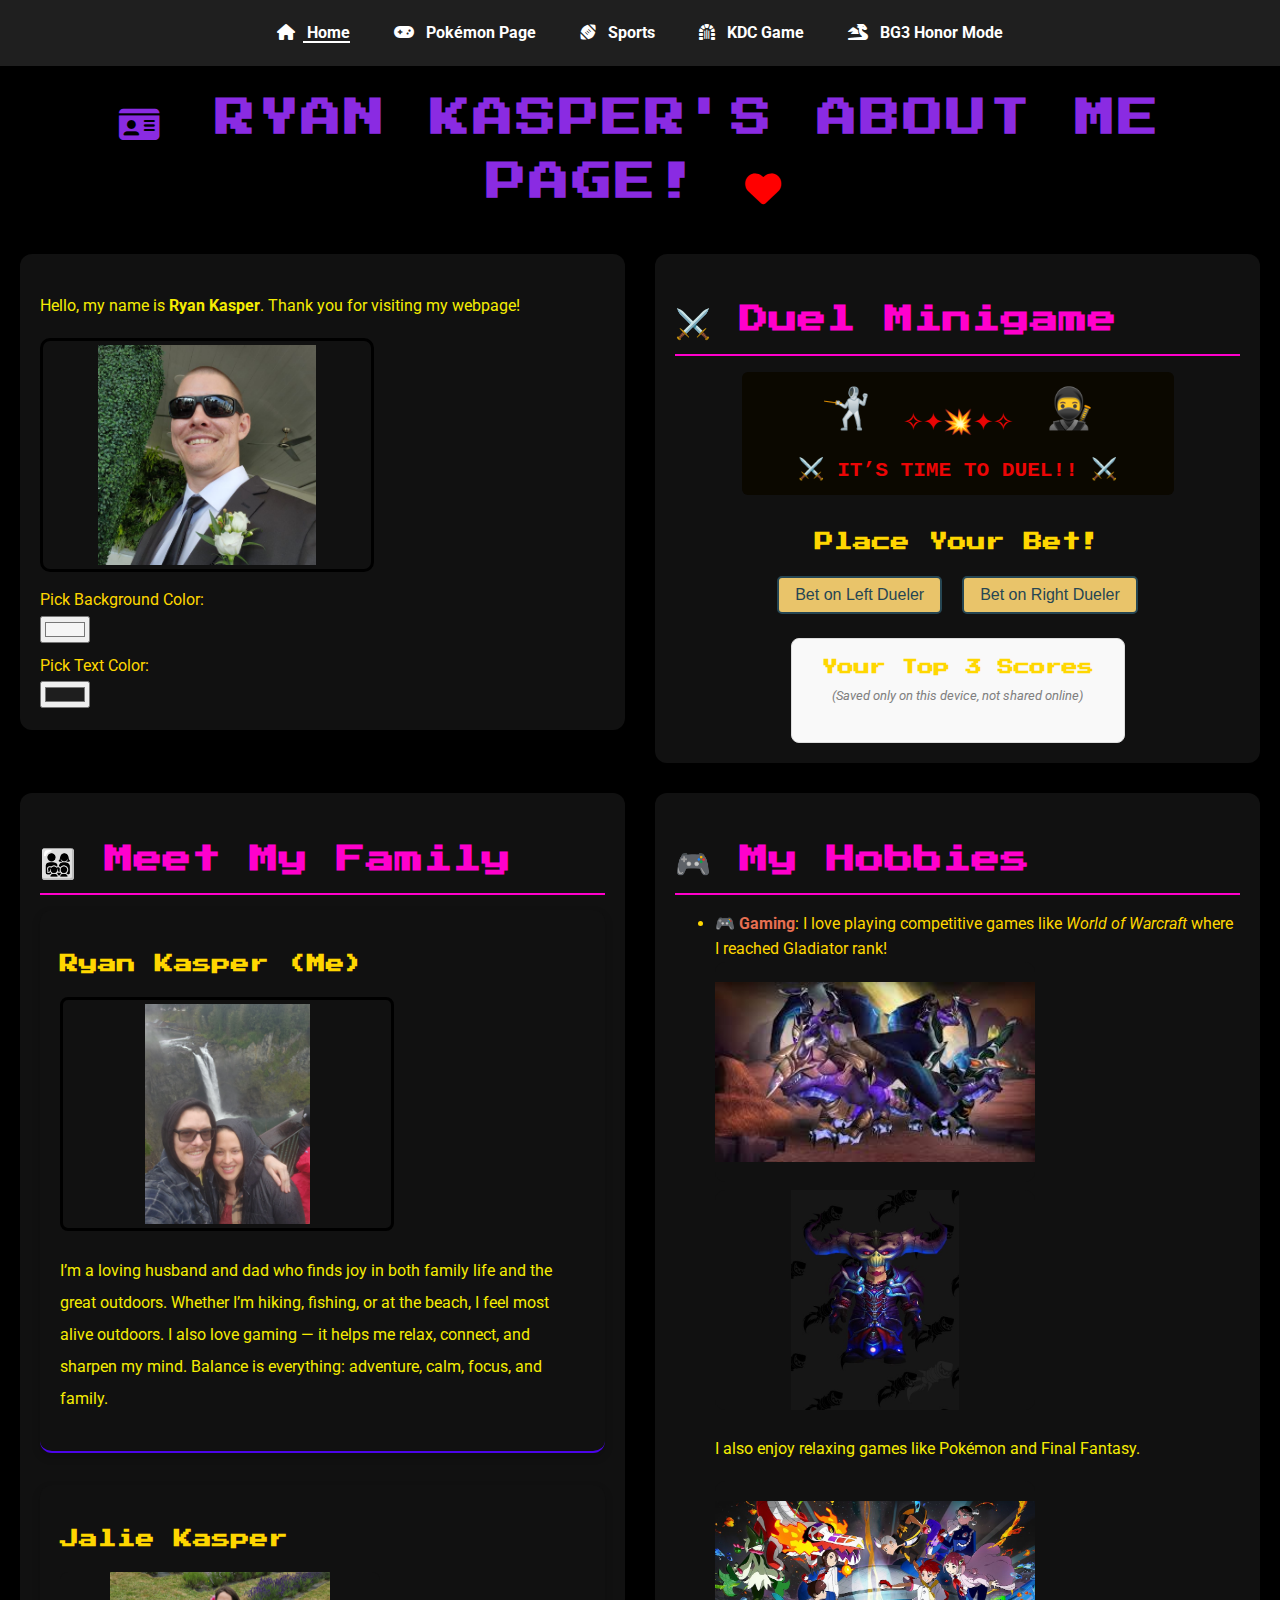
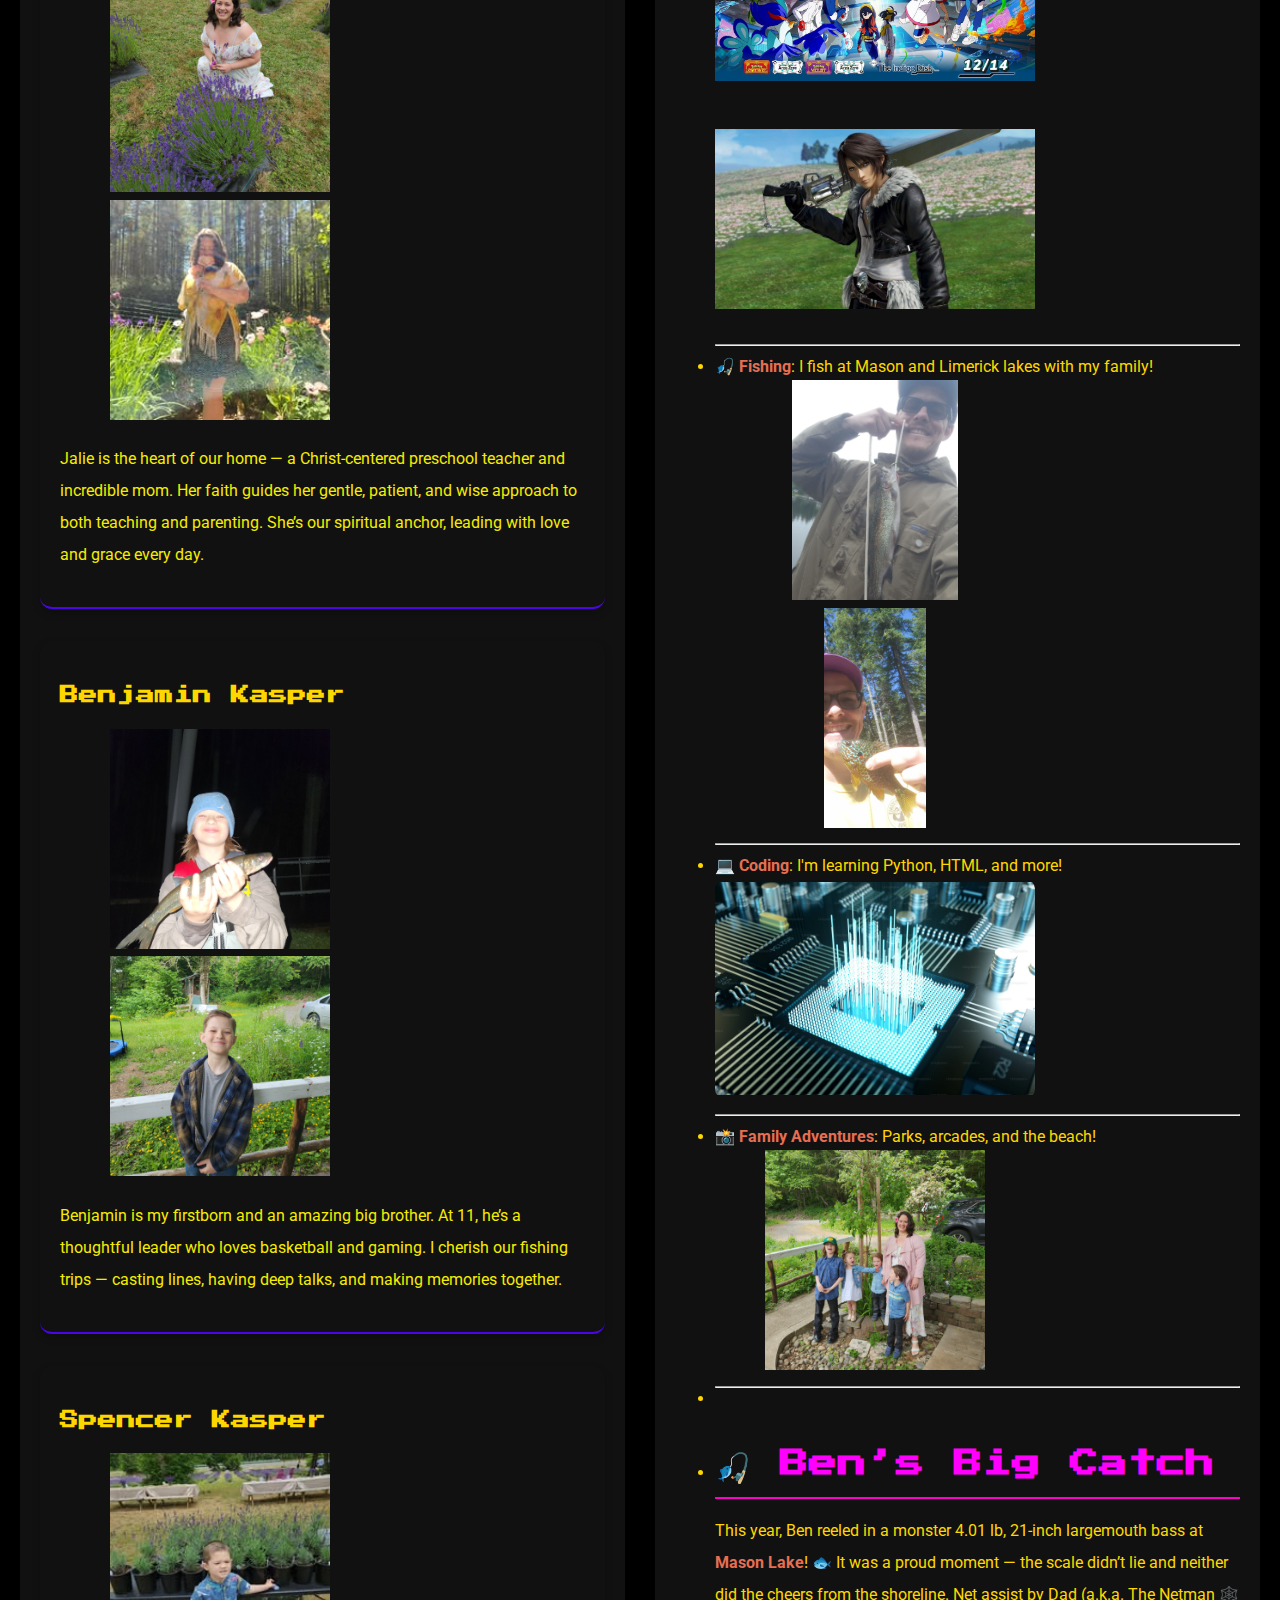
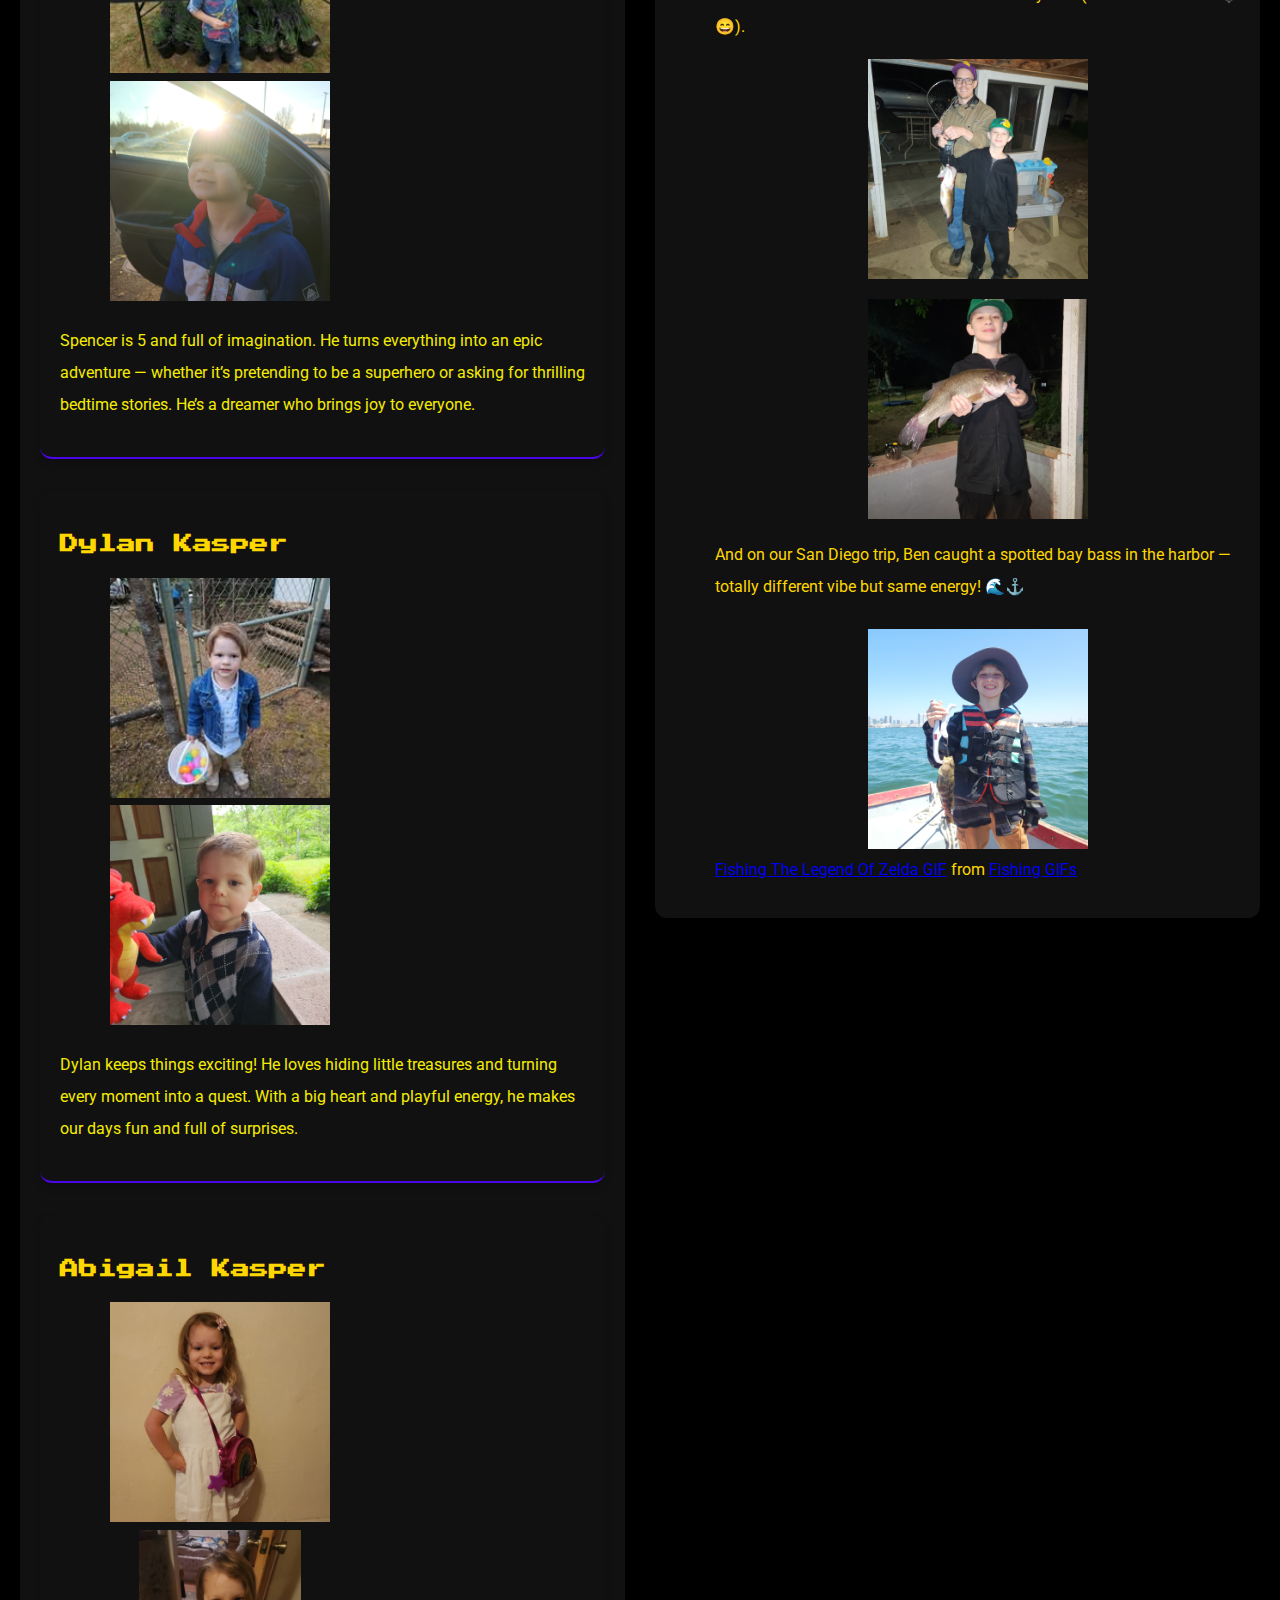
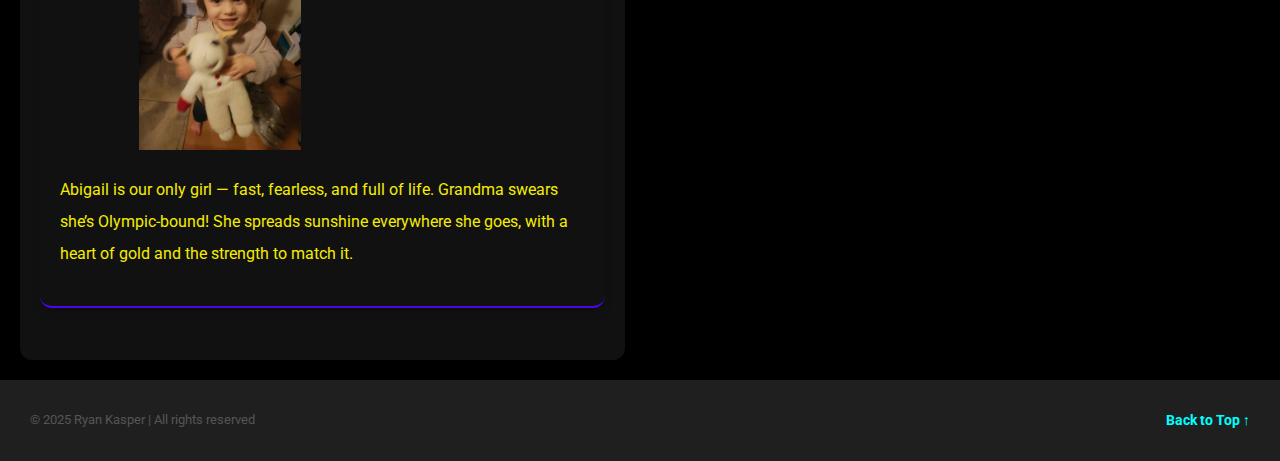
<file: index.html>
<!DOCTYPE html>
<html lang="en">
<head>
  <meta charset="UTF-8" />
  <meta name="viewport" content="width=device-width, initial-scale=1.0" />
  <title>About Me: Ryan Kasper</title>
  


  <!-- Google Fonts (headings + body) -->
  <link rel="preconnect" href="https://fonts.googleapis.com">
  <link rel="preconnect" href="https://fonts.gstatic.com" crossorigin>
  <link href="https://fonts.googleapis.com/css2?family=Press+Start+2P&family=Roboto:wght@400;700&display=swap" rel="stylesheet">

<!-- Font Awesome (via jsDelivr CDN) -->
<link rel="stylesheet"
      href="https://cdn.jsdelivr.net/npm/@fortawesome/fontawesome-free@6.5.2/css/all.min.css">

  <!--  sitewide stylesheet -->
  <link rel="stylesheet" href="styles.css" />

  <!-- Favicon -->
<link rel="icon" href="GIFS/R.jpg" type="image/x-icon" />



  <!-- Page-specific helpers (safe to keep) -->
  <style>
    .home-sections {
      display: grid;
      grid-template-columns: 1fr 1fr;
      gap: 30px;
      padding: 20px;
    }
    .home-sections section {
      background-color: #111;
      padding: 20px;
      border-radius: 12px;
      box-shadow: 0 4px 8px rgba(0,0,0,0.2);
    }
    .home-sections h2 {
      font-size: 1.8rem;
      color: #FF00CC;
      border-bottom: 2px solid #FF00CC;
      padding-bottom: 10px;
      margin-bottom: 15px;
    }
    label { display:block; margin: .5rem 0 .2rem; }
    @media (max-width: 800px) {
      .home-sections { grid-template-columns: 1fr; }
    }
    #high-score-container {
      margin-top: 1.5rem;
      border: 1px solid #ddd;
      padding: 1rem;
      width: 300px;
      background: #f9f9f9;
      border-radius: 8px;
      text-align: center;
      margin-left: auto;
      margin-right: auto;
    }
    #high-score-container h4 { margin: 0 0 .3rem; }
    #high-score-container small {
      display: block; margin-bottom: .8rem; color: gray; font-style: italic;
    }
    #leaderboard-list { padding-left: 1.2rem; text-align: left; margin-bottom: .5rem; }
    #leaderboard-list li { margin-bottom: .3rem; font-weight: bold; font-size: 1.1em; }
  </style>
</head>

<body>
  <a id="top"></a>

<a id="top"></a>

<nav class="navbar">
  <a href="index.html" aria-label="Home" aria-current="page">
    <i class="fas fa-home" aria-hidden="true"></i> <span>Home</span>
  </a>
  <a href="mod5.html" aria-label="Pokémon Page">
    <i class="fas fa-gamepad" aria-hidden="true"></i> <span>Pokémon Page</span>
  </a>
  <a href="sports.html" aria-label="Sports">
    <i class="fas fa-football-ball" aria-hidden="true"></i> <span>Sports</span>
  </a>
  <a href="kdc/kdc.html" aria-label="KDC Game">
    <i class="fas fa-dungeon" aria-hidden="true"></i> <span>KDC Game</span>
  </a>
  <a href="bg3.html" aria-label="BG3 Honor Mode">
    <i class="fas fa-dragon" aria-hidden="true"></i> <span>BG3 Honor Mode</span>
  </a>
</nav>




  <!-- HEADER -->
<header>
  <h1 id="main-header">
    <i class="fa-solid fa-id-card"></i> Ryan Kasper's About Me Page! 
    <i class="fa-solid fa-heart" style="color:red;"></i>
  </h1>

 
   
    
  </p>
</header>

  <main>
    <div class="home-sections">
      <!-- LEFT COLUMN -->
      <section>
        <p id="intro-text">Hello, my name is <strong>Ryan Kasper</strong>. Thank you for visiting my webpage!</p>
       <img src="Picture of Family/Pic of me.jpg" alt="Ryan Kasper" width="250" />
        <label for="bgColorPicker">Pick Background Color:</label>
        <input type="color" id="bgColorPicker" value="#f5f5f5" />

        <label for="textColorPicker">Pick Text Color:</label>
        <input type="color" id="textColorPicker" value="#1e1e1e" />

      </section>

      <!-- RIGHT COLUMN (Duel game + scores) -->
      <section>
        <h2>⚔️ Duel Minigame</h2>

        <div class="duel-container" id="ascii-art" style="white-space: nowrap; flex-direction: column; align-items: center;">
          <div class="duelers-row" style="display: flex; gap: 2rem; justify-content: center; align-items: flex-end;">
            <span class="duel-guy" id="dueler1" style="font-size: 2.5rem;">🤺</span>
            <span id="spin-symbols" style="font-size: 1.5rem;">✧✦💥✦✧</span>
            <span class="duel-guy" id="dueler2" style="font-size: 2.5rem; display:inline-block; transform: scaleX(-1);">🥷</span>
          </div>
          <div style="margin-top:10px; font-weight:bold; font-size:1.1em; width:100%; text-align:center;">
            ⚔️ IT’S TIME TO DUEL!! ⚔️
          </div>
        </div>

        <div id="coin-flip-game" style="margin-top: 2rem; text-align: center;">
          <h3>Place Your Bet!</h3>
          <button id="bet-left">Bet on Left Dueler</button>
          <button id="bet-right">Bet on Right Dueler</button>
          <p id="result" style="margin-top: 1rem; font-weight: bold;"></p>
          <p id="win-streak" style="margin-top: .5rem; font-weight: bold; color: green;"></p>

          <div id="high-score-container">
            <h4>Your Top 3 Scores</h4>
            <small>(Saved only on this device, not shared online)</small>
            <ol id="leaderboard-list"></ol>
            <p id="high-score-text" style="font-weight:bold; font-size:1.2em; margin-top:.5rem;"></p>
          </div>

          <div id="name-entry" style="margin-top:1rem; display:none;">
            <label for="player-name">You set a new high score! Enter your name:</label><br />
            <input type="text" id="player-name" placeholder="Your name here" />
            <button id="submit-name">Submit</button>
          </div>
        </div>
      </section>

      <!-- FAMILY SECTION -->
      <section>
        <h2>👨‍👩‍👧‍👦 Meet My Family</h2>

        <section class="family-member">
          <h3>Ryan Kasper (Me)</h3>
          <img src="Picture of Family/Picture of Ryan + Jalie.jpg" alt="Ryan Kasper + Jalie" width="250" />
          <p>I’m a loving husband and dad who finds joy in both family life and the great outdoors. Whether I’m hiking, fishing, or at the beach, I feel most alive outdoors. I also love gaming — it helps me relax, connect, and sharpen my mind. Balance is everything: adventure, calm, focus, and family.</p>
        </section>

        <section class="family-member">
          <h3>Jalie Kasper</h3>
          <img src="Picture of Family/Picture of Jalie.jpg" alt="Jalie Kasper" width="200" />
          <img src="Picture of Family/Picture of Jalie2.jpg" alt="Jalie Kasper #2" width="200" />
          <p>Jalie is the heart of our home — a Christ-centered preschool teacher and incredible mom. Her faith guides her gentle, patient, and wise approach to both teaching and parenting. She’s our spiritual anchor, leading with love and grace every day.</p>
        </section>

        <section class="family-member">
          <h3>Benjamin Kasper</h3>
          <img src="Picture of Family/Picture of Ben.jpg" alt="Benjamin Kasper" width="200" />
          <img src="Picture of Family/Pic of Ben2.jpg" alt="Benjamin Kasper #2" width="200" />
          <p>Benjamin is my firstborn and an amazing big brother. At 11, he’s a thoughtful leader who loves basketball and gaming. I cherish our fishing trips — casting lines, having deep talks, and making memories together.</p>
        </section>

        <section class="family-member">
          <h3>Spencer Kasper</h3>
          <img src="Picture of Family/Picture of Spencer.jpg" alt="Spencer Kasper" width="200" />
          <img src="Picture of Family/Pic of Spencer2.jpg" alt="Spencer Kasper #2 + Ryan" width="200" />
          <p>Spencer is 5 and full of imagination. He turns everything into an epic adventure — whether it’s pretending to be a superhero or asking for thrilling bedtime stories. He’s a dreamer who brings joy to everyone.</p>
        </section>

        <section class="family-member">
          <h3>Dylan Kasper</h3>
          <img src="Picture of Family/Picture of Dylan.jpg" alt="Dylan Kasper" width="200" />
          <img src="Picture of Family/Picture of Dylan2.jpg" alt="Dylan Kasper #2" width="200" />
          <p>Dylan keeps things exciting! He loves hiding little treasures and turning every moment into a quest. With a big heart and playful energy, he makes our days fun and full of surprises.</p>
        </section>

        <section class="family-member">
          <h3>Abigail Kasper</h3>
          <img src="Picture of Family/Picture of Abby.jpg" alt="Abigail Kasper" width="200" />
          <img src="Picture of Family/Pic of abby2.jpg" alt="Abigail Kasper #2" width="200" />
          <p>Abigail is our only girl — fast, fearless, and full of life. Grandma swears she’s Olympic-bound! She spreads sunshine everywhere she goes, with a heart of gold and the strength to match it.</p>
        </section>
      </section>

      <!-- HOBBIES + BEN'S BIG CATCH -->
      <section>
        <h2>🎮 My Hobbies</h2>
        <ul>
          <li>
            <strong>🎮 Gaming</strong>: I love playing competitive games like <em>World of Warcraft</em> where I reached Gladiator rank!
            <br />
            <img src="Pics of Hobbies/Wow mount.jpg" alt="Gladiator Mount" width="200" />
            <img src="Pics of Hobbies/gnome warlock.jpg" alt="Gladiator Warlock" width="200" />
            <p>I also enjoy relaxing games like Pokémon and Final Fantasy.</p>
            <img src="Pics of Hobbies/pokemon pic.jpg" alt="Pokémon" width="200" />
            <img src="Pics of Hobbies/FF8.jpg" alt="Final Fantasy 8" width="200" />
          </li>

          <li>
            <hr /><strong>🎣 Fishing</strong>: I fish at Mason and Limerick lakes with my family!
            <br />
            <img src="Pics of Hobbies/fishing pic 2.jpg" alt="Fishing Pic" width="200" />
            <img src="Pics of Hobbies/fishing pic1.jpg" alt="Fishing Pic 2" width="200" />
          </li>

          <li>
            <hr /><strong>💻 Coding</strong>: I'm learning Python, HTML, and more!
            <br />
            <img src="Pics of Hobbies/tech pic.jpg" alt="Tech Pic" width="200" />
          </li>

          <li>
            <hr /><strong>📸 Family Adventures</strong>: Parks, arcades, and the beach!
            <br />
            <img src="Picture of Family/fam pic.jpg" alt="Family Adventure" width="200" />
          </li>

          <li><hr /></li>

          <!-- Ben’s Big Catch block -->
          <li style="margin-top: 30px;">
            <h2 style="color: #FF00FF;">🎣 Ben’s Big Catch</h2>
            <p style="color: #FFD700;">
              This year, Ben reeled in a monster 4.01 lb, 21-inch largemouth bass at <strong>Mason Lake</strong>! 🐟
              It was a proud moment — the scale didn’t lie and neither did the cheers from the shoreline.
              Net assist by Dad (a.k.a. The Netman 🕸️😄).
            </p>

            <div style="display: flex; gap: 20px; flex-wrap: wrap; justify-content: center; margin-bottom: 20px;">
              <img src="Picture of Family/Ben and the Netman 4lb bass.jpg"
                   alt="Ben and Ryan with 4lb bass"
                   style="width: 300px; border-radius: 10px;" />
              <img src="Picture of Family/Bens pic 4 lbs bass.jpg"
                   alt="Ben holding big largemouth"
                   style="width: 300px; border-radius: 10px;" />
            </div>

            <p style="color: #FFD700;">
              And on our San Diego trip, Ben caught a spotted bay bass in the harbor — totally different vibe but same energy! 🌊⚓
            </p>

            <div style="text-align: center;">
              <img src="Picture of Family/Pic of ben with Spotted bass in SD.jpg"
                   alt="Ben with Spotted Bay Bass in San Diego"
                   style="width: 400px; border-radius: 10px; margin-top: 10px;" />
            </div>

            <div class="tenor-gif-embed"
                 data-postid="15283723766048777045"
                 data-share-method="host"
                 data-aspect-ratio="1.34595"
                 data-width="100%">
              <a href="GIFS/fishing-the-legend-of-zelda.gif">Fishing The Legend Of Zelda GIF</a> from
              <a href="https://tenor.com/search/fishing-gifs">Fishing GIFs</a>
            </div>
          </li>
        </ul>
      </section>
    </div>

    <!-- scripts -->
    <script type="text/javascript" async src="https://tenor.com/embed.js"></script>
    <script src="script.js"></script>
  </main>

  <footer id="footer" class="footer-bar">
    <p>&copy; 2025 Ryan Kasper | All rights reserved</p>
    <a href="#top">Back to Top ↑</a>
  </footer>
</body>
</html>
</file>
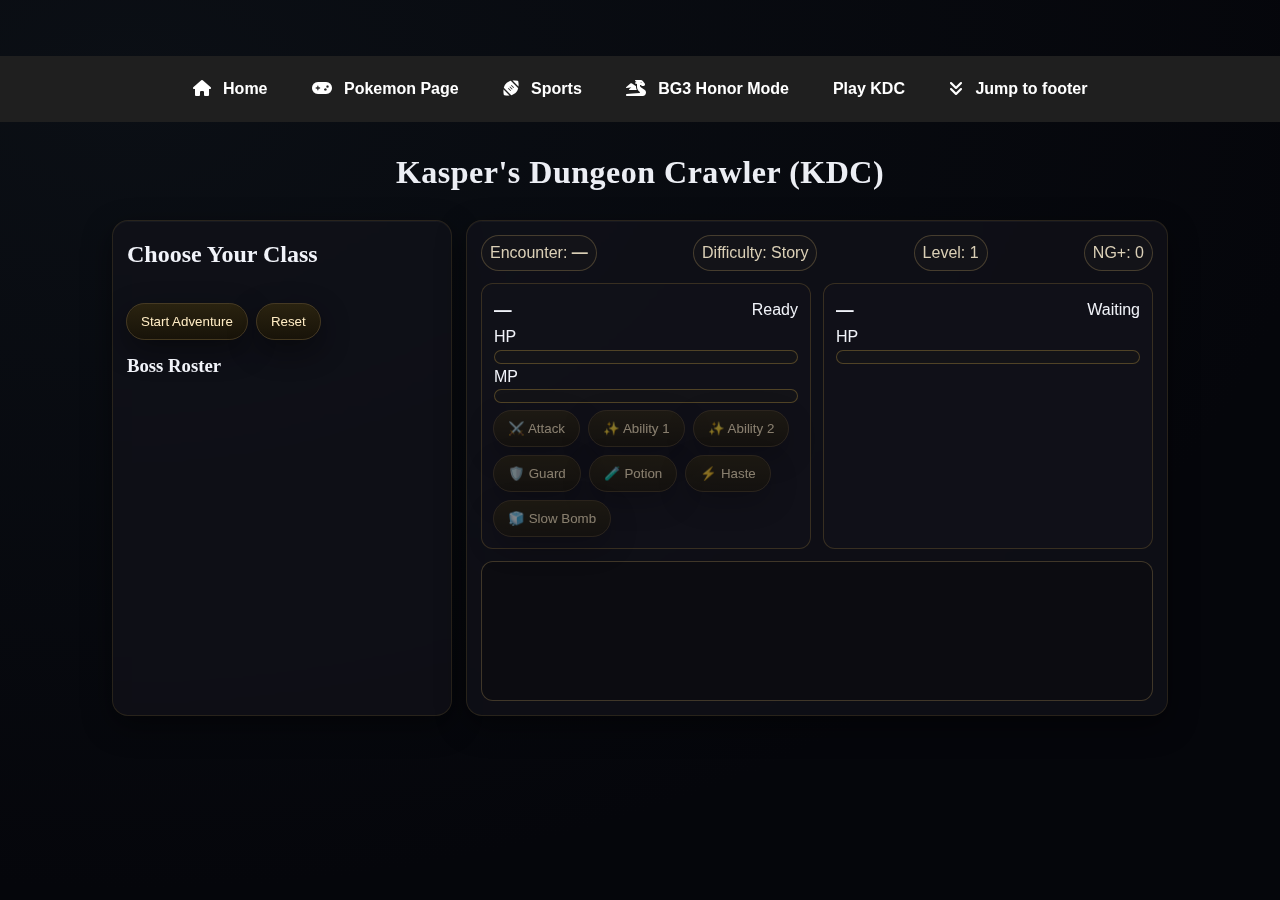
<file: kdc/index.html>
<!DOCTYPE html>
<html lang="en">
<head>
  <meta charset="UTF-8" />
  <meta name="viewport" content="width=device-width, initial-scale=1" />
  <title>Kasper's Dungeon Crawler (KDC)</title>

  <!-- Site CSS (keep your global ../styles.css if needed) -->
  <link rel="stylesheet" href="../styles.css">
  <link rel="stylesheet" href="css/styles.css">

  <!-- Font Awesome (optional, matches rest of site) -->
  <link rel="stylesheet"
        href="https://cdnjs.cloudflare.com/ajax/libs/font-awesome/6.5.0/css/all.min.css"
        crossorigin="anonymous" referrerpolicy="no-referrer">

  <!-- Favicon -->
  <link rel="icon" href="GIFS/R.jpg" type="image/x-icon" />
</head>

<body>
  <!-- Site nav (same markup used on your site; paths adjusted) -->
  <nav class="navbar">
    <a href="../index.html"><i class="fas fa-home"></i> Home</a>
    <a href="../mod5.html"><i class="fas fa-gamepad"></i> Pokemon Page</a>
    <a href="../sports.html"><i class="fas fa-football-ball"></i> Sports</a>
    <a href="../bg3.html"><i class="fas fa-dragon"></i> BG3 Honor Mode</a>
    <a class="active" href="./index.html">Play KDC</a>
    <a href="../index.html#footer"><i class="fas fa-angle-double-down"></i> Jump to footer</a>
  </nav>

  <div class="wrap">
    <h1>Kasper's Dungeon Crawler (KDC)</h1>

    <div class="grid">
      <!-- LEFT: class select -->
      <section class="panel">
        <h2 style="margin-top:0">Choose Your Class</h2>
        <div class="classes" id="classList"></div>
        <div class="row" style="margin-top:10px">
          <button id="startBtn" title="Start from boss 1 with your selected class.">Start Adventure</button>
          <button id="resetBtn" title="Reload the page and reset everything.">Reset</button>
        </div>

        <h3 style="margin:12px 0 6px">Boss Roster</h3>
        <ul id="bossRoster" class="roster" title="Tip: click any boss here to set the full-page background."></ul>
      </section>

      <!-- RIGHT: battle -->
      <section class="panel battle">
        <div class="footer">
          <div class="tag">Encounter: <span class="boss-num" id="encounter">—</span></div>
          <div class="tag">Difficulty: <span id="difficulty">Story</span></div>
          <div class="tag">Level: <span id="levelTag">1</span></div>
          <div class="tag" id="ngpTag" title="New Game Plus tier (each adds +30% boss stats)">NG+: 0</div>
        </div>

        <div class="combatants">
          <div class="card" id="heroCard">
            <div class="name"><span class="big" id="heroName">—</span><span id="heroStatus">Ready</span></div>
            <div class="hero-art" id="heroArt" hidden></div>
            <div>HP <div class="bar hp"><span id="heroHpBar" style="width:0%"></span></div></div>
            <div>MP <div class="bar mp"><span id="heroMpBar" style="width:0%"></span></div></div>
            <div class="stats" id="heroStats"></div>
            <div class="row" style="margin-top:8px">
              <button id="btnAttack" disabled title="Basic physical hit that can crit.">⚔️ Attack</button>

              <!-- TWO ability buttons -->
              <button id="btnAbility1" disabled title="Class Ability 1">✨ Ability 1</button>
              <button id="btnAbility2" disabled title="Class Ability 2">✨ Ability 2</button>

              <button id="btnGuard" disabled title="Halve the next incoming hit.">🛡️ Guard</button>
              <button id="btnPotion" disabled title="Drink to heal 25–50% of max HP and MP.">🧪 Potion</button>
              <button id="btnHaste"  disabled title="Take two extra immediate turns.">⚡ Haste</button>
              <button id="btnSlow"   disabled title="Cancel the enemy's next turn.">🧊 Slow Bomb</button>
            </div>
          </div>

          <div class="card" id="bossCard">
            <div class="name"><span class="big" id="bossName">—</span><span id="bossStatus">Waiting</span></div>
            <div class="boss-art" id="bossArt" hidden></div>
            <div>HP <div class="bar hp"><span id="bossHpBar" style="width:0%"></span></div></div>
            <div class="stats" id="bossStats"></div>
          </div>
        </div>

        <div class="log" id="log" aria-live="polite"></div>

        <!-- Perk chooser -->
        <div id="perkPanel" class="perk-panel" hidden>
          <p class="perk-title">Choose your boon:</p>
          <div id="perkChoices" class="perk-choices"></div>
        </div>

        <!-- hit flash overlay -->
        <div id="hitFlash" class="hit-flash" aria-hidden="true"></div>

        <!-- Victory overlay -->
        <div id="victoryOverlay" class="overlay" hidden>
          <div class="overlay-box">
            <h2>🏆 Game Clear!</h2>
            <p id="runSummary">You conquered KDC.</p>
            <div class="overlay-actions">
              <button id="btnContinueNG" title="Keep your progress and make bosses 30% stronger.">
                Continue to NG+ <span id="ngNext">1</span>
              </button>
              <button id="btnRestart" title="Restart from the beginning.">Restart Run</button>
            </div>
            <div id="confetti" class="confetti"></div>
          </div>
        </div>
      </section>
    </div>
  </div>

  <script src="js/game.js" defer></script>
</body>
</html>
</file>
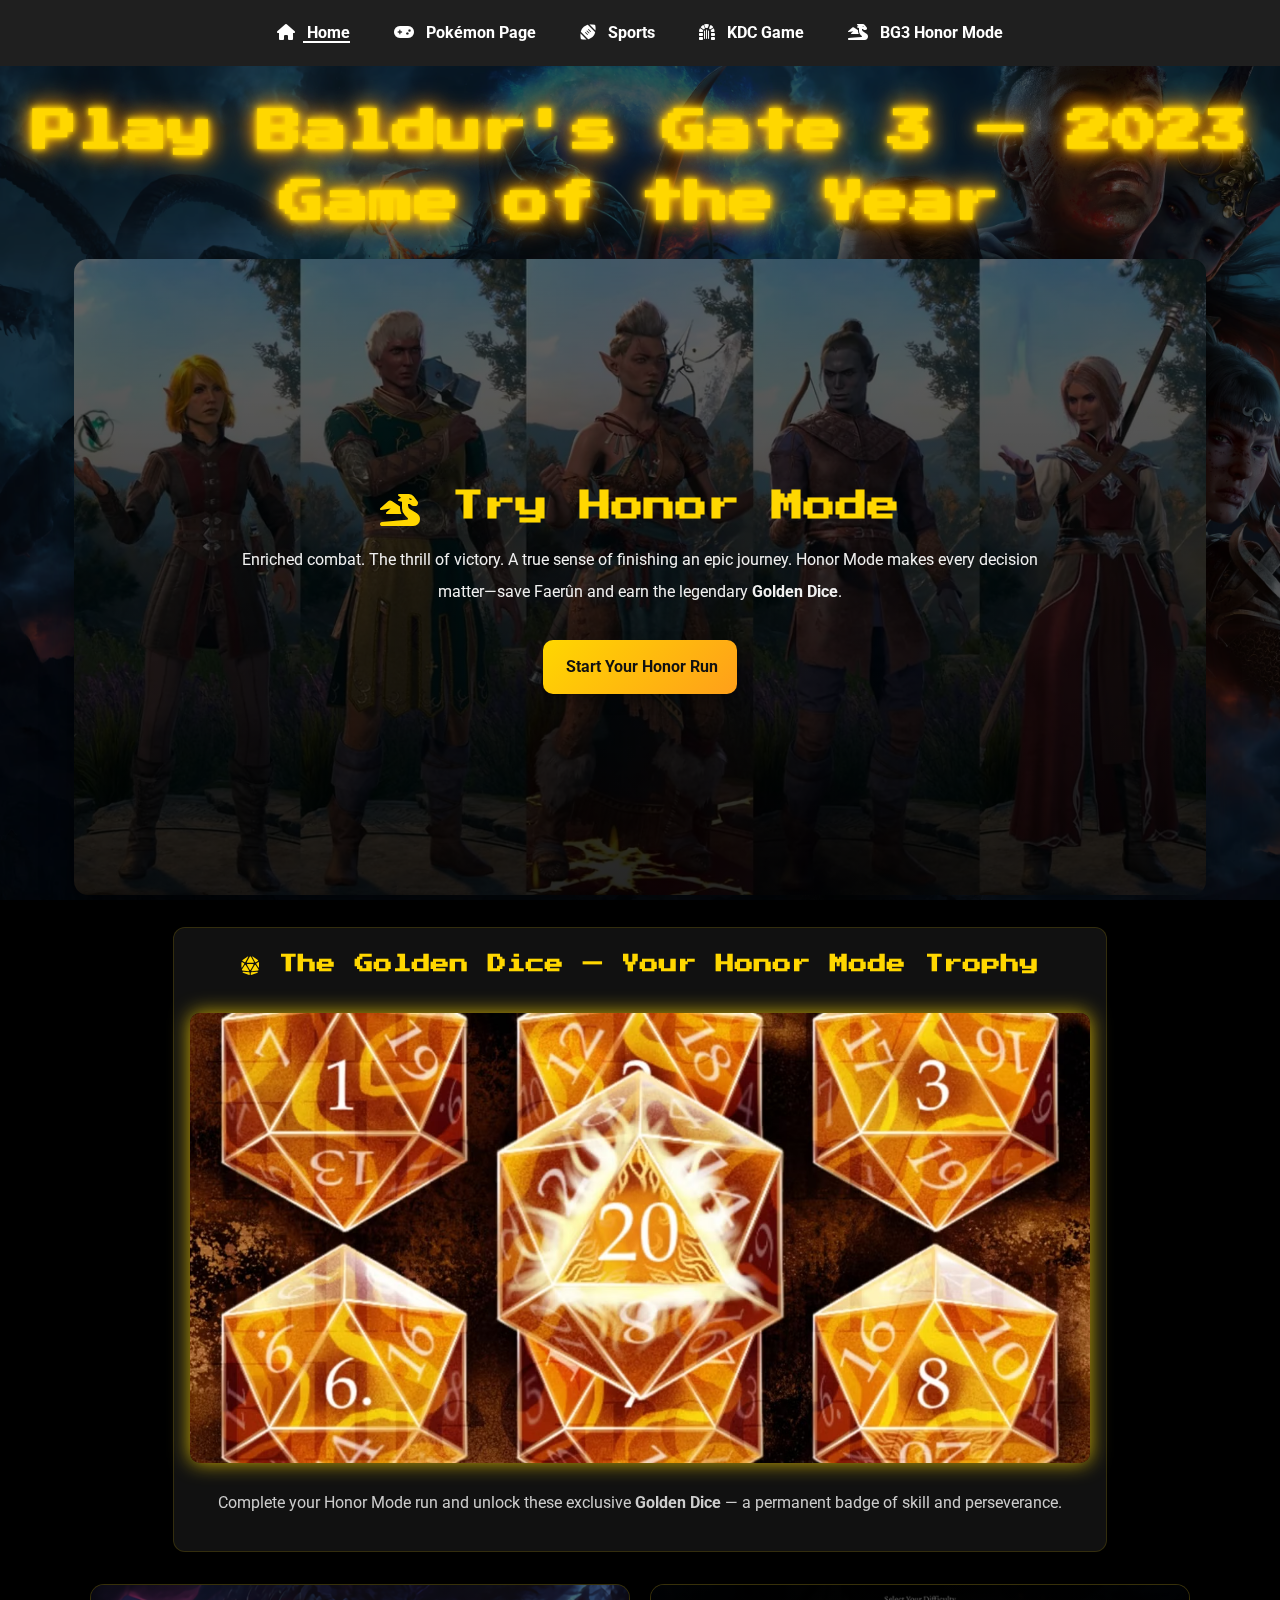
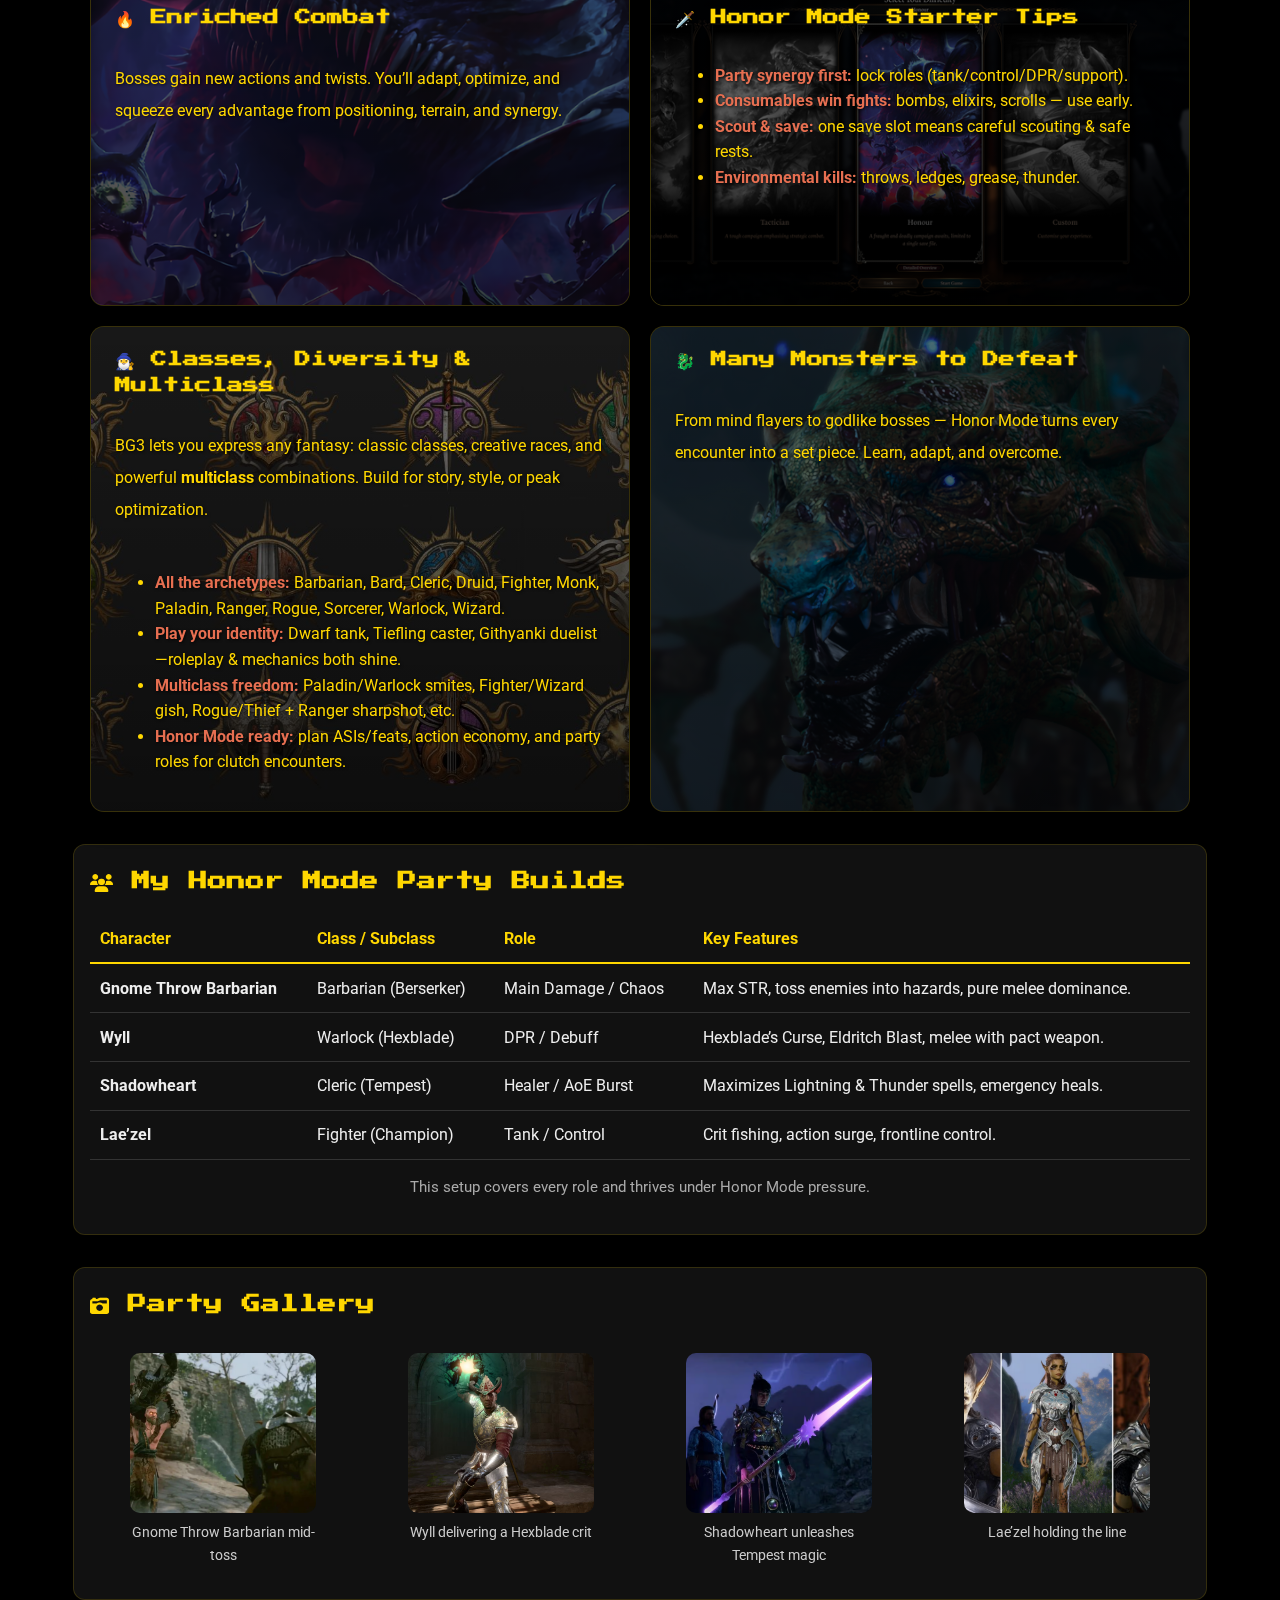
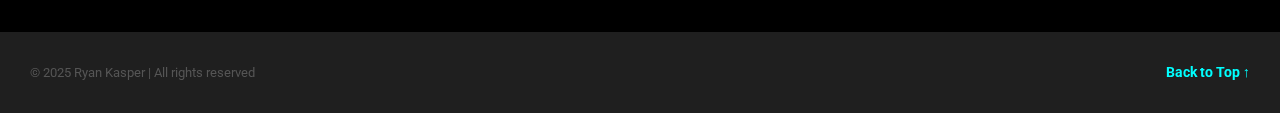
<file: bg3.html>
<!DOCTYPE html>
<html lang="en">
  <head>
    <meta charset="UTF-8" />
    <meta name="viewport" content="width=device-width, initial-scale=1" />
    <title>Baldur’s Gate 3 — Try Honor Mode</title>

    <link rel="stylesheet" href="styles.css" />

    <!-- Google Fonts -->
    <link rel="preconnect" href="https://fonts.googleapis.com" />
    <link rel="preconnect" href="https://fonts.gstatic.com" crossorigin />
    <link
      href="https://fonts.googleapis.com/css2?family=Press+Start+2P&family=Roboto:wght@400;700&display=swap"
      rel="stylesheet"
    />

    <!-- Font Awesome -->
    <link
      rel="stylesheet"
      href="https://cdn.jsdelivr.net/npm/@fortawesome/fontawesome-free@6.5.2/css/all.min.css"
    />

    <!-- Favicon -->
    <link rel="icon" href="GIFS/R.jpg" type="image/x-icon" />

    <style>
      /* Full-page background image */
      .bg3-background {
        position: fixed;
        top: 0;
        left: 0;
        width: 100%;
        height: 100%;
        background: url("picturesbg3/LgBG3background.avif") center center /
          cover no-repeat;
        z-index: -1;
        filter: brightness(0.35);
      }

      /* Hero */
      .hero {
        min-height: 60vh;
        display: grid;
        place-items: center;
        text-align: center;
        padding: 3rem 1rem;
        background: linear-gradient(rgba(0, 0, 0, 0.6), rgba(0, 0, 0, 0.85)),
          url("picturesbg3/diffrent-classes.webp") center/cover no-repeat;
        border-radius: 14px;
        box-shadow: 0 10px 30px rgba(0, 0, 0, 0.5);
        margin: 20px auto;
        max-width: 1100px;
      }

      .hero h1 {
        color: #ffd700;
        margin-bottom: 0.75rem;
        font-family: "Press Start 2P", cursive;
      }

      .hero p {
        color: #f0f0f0;
        max-width: 800px;
        margin: 0 auto 1rem;
      }

      .cta {
        display: inline-block;
        margin-top: 1rem;
        padding: 0.9rem 1.2rem;
        border-radius: 10px;
        font-weight: 700;
        text-decoration: none;
        background: linear-gradient(135deg, #ffd700, #ff9f1a);
        color: #111;
        box-shadow: 0 6px 14px rgba(0, 0, 0, 0.35);
        transition: transform 0.15s ease;
      }

      .cta:hover {
        transform: translateY(-2px);
      }

      /* Uniform 2×2 panels */
      .panels-grid {
        display: grid;
        grid-template-columns: repeat(2, minmax(0, 1fr));
        gap: 20px;
        max-width: 1100px;
        margin: 2rem auto;
        padding: 0 1rem;
      }

      @media (max-width: 900px) {
        .panels-grid {
          grid-template-columns: 1fr;
        }
      }

      .panel {
        position: relative;
        min-height: 320px;
        border-radius: 14px;
        overflow: hidden;
        box-shadow: 0 8px 24px rgba(0, 0, 0, 0.6);
        border: 1px solid rgba(255, 215, 0, 0.18);
        background: #0d0d0d;
        isolation: isolate;
      }

      .panel::before {
        content: "";
        position: absolute;
        inset: 0;
        background: var(--bg, none) center/cover no-repeat;
        z-index: -2;
      }

      .panel::after {
        content: "";
        position: absolute;
        inset: 0;
        background: linear-gradient(rgba(0, 0, 0, 0.55), rgba(0, 0, 0, 0.75));
        z-index: -1;
      }

      .panel-content {
        padding: 1.25rem 1.5rem;
        height: 100%;
        display: flex;
        flex-direction: column;
        gap: 0.75rem;
      }

      .panel h2 {
        color: #ffd700;
        margin: 0 0 0.25rem;
        font-family: "Press Start 2P", cursive;
        font-size: 1rem;
      }

      .panel p,
      .panel li {
        color: #e9e9e9;
      }

      /* Dark content boxes */
      .table-wrap,
      .gallery {
        max-width: 1100px;
        margin: 2rem auto;
        padding: 1rem;
        background: #111;
        border-radius: 12px;
        box-shadow: 0 4px 14px rgba(0, 0, 0, 0.4);
        border: 1px solid rgba(255, 215, 0, 0.15);
      }

      .table-wrap h3,
      .gallery h3 {
        color: #ffd700;
        margin-top: 0.3rem;
      }

      table.honor {
        width: 100%;
        border-collapse: collapse;
        color: #eee;
      }

      table.honor th,
      table.honor td {
        padding: 0.7rem 0.6rem;
        border-bottom: 1px solid #333;
        text-align: left;
      }

      table.honor th {
        border-bottom: 2px solid #ffd700;
        color: #ffd700;
      }

      .note {
        text-align: center;
        color: #aaa;
        margin-top: 0.75rem;
        font-size: 0.95rem;
      }

      .shots {
        display: grid;
        grid-template-columns: repeat(auto-fit, minmax(200px, 1fr));
        gap: 12px;
        margin-top: 0.75rem;
      }

      .shots img {
        width: 100%;
        height: 160px;
        object-fit: cover;
        border-radius: 10px;
      }

      .panel-content p,
      .panel-content ul li {
        color: #ffd700;
        text-shadow: 1px 1px 3px rgba(0, 0, 0, 0.8);
      }

      /* Glow title */
      .glow-title {
        font-size: 2.8rem;
        color: #ffd700;
        text-align: center;
        font-weight: bold;
        text-shadow: 0 0 5px #ffd700, 0 0 10px #ffd700, 0 0 20px #ffa500,
          0 0 30px #ff8c00;
        animation: glowPulse 2s ease-in-out infinite;
        margin-bottom: 10px;
      }

      @keyframes glowPulse {
        0%,
        100% {
          text-shadow: 0 0 5px #ffd700, 0 0 10px #ffd700, 0 0 20px #ffa500,
            0 0 30px #ff8c00;
        }
        50% {
          text-shadow: 0 0 10px #ffd700, 0 0 20px #ffd700, 0 0 40px #ffa500,
            0 0 60px #ff8c00;
        }
      }
    </style>
  </head>

  <body>
    <div class="bg3-background"></div>
<!--NAV-->
   <nav class="navbar">
  <a href="index.html" aria-label="Home" aria-current="page">
    <i class="fas fa-home" aria-hidden="true"></i> <span>Home</span>
  </a>
  <a href="mod5.html" aria-label="Pokémon Page">
    <i class="fas fa-gamepad" aria-hidden="true"></i> <span>Pokémon Page</span>
  </a>
  <a href="sports.html" aria-label="Sports">
    <i class="fas fa-football-ball" aria-hidden="true"></i> <span>Sports</span>
  </a>
  <a href="kdc/kdc.html" aria-label="KDC Game">
    <i class="fas fa-dungeon" aria-hidden="true"></i> <span>KDC Game</span>
  </a>
  <a href="bg3.html" aria-label="BG3 Honor Mode">
    <i class="fas fa-dragon" aria-hidden="true"></i> <span>BG3 Honor Mode</span>
  </a>
</nav>

    <h1 class="glow-title">Play Baldur's Gate 3 — 2023 Game of the Year</h1>

    <!-- HERO -->
    <header class="hero" role="banner" aria-label="BG3 Honor Mode Hero">
      <div>
        <h1><i class="fas fa-dragon"></i> Try Honor Mode</h1>
        <p>
          Enriched combat. The thrill of victory. A true sense of finishing an
          epic journey. Honor Mode makes every decision matter—save Faerûn and
          earn the legendary <strong>Golden Dice</strong>.
        </p>
        <a
          class="cta"
          href="https://baldursgate3.game/"
          target="_blank"
          rel="noopener"
        >
          <i class="fas fa-swords"></i> Start Your Honor Run
        </a>
      </div>
    </header>

    <!-- BIG GOLDEN DICE SHOWCASE -->
    <section
      class="gallery"
      aria-label="Golden Dice Reward"
      style="max-width: 900px; text-align: center"
    >
      <h3>
        <i class="fas fa-dice-d20"></i> The Golden Dice — Your Honor Mode Trophy
      </h3>
      <img
        src="picturesbg3/goldendice.avif"
        alt="Golden Dice reward from Honor Mode"
        style="
          max-width: 100%;
          height: auto;
          border-radius: 10px;
          margin-top: 1rem;
          box-shadow: 0 0 20px rgba(255, 215, 0, 0.8);
        "
      />
      <p style="color: #ccc; margin-top: 1rem">
        Complete your Honor Mode run and unlock these exclusive
        <strong>Golden Dice</strong> — a permanent badge of skill and
        perseverance.
      </p>
    </section>

    <!-- UNIFORM 2×2 PANELS -->
    <section class="panels-grid">
      <article class="panel" style="--bg: url('picturesbg3/spector.webp')">
        <div class="panel-content">
          <h2>🔥 Enriched Combat</h2>
          <p>
            Bosses gain new actions and twists. You’ll adapt, optimize, and
            squeeze every advantage from positioning, terrain, and synergy.
          </p>
        </div>
      </article>

      <article class="panel" style="--bg: url('picturesbg3/honor_mode.webp')">
        <div class="panel-content">
          <h2>🗡️ Honor Mode Starter Tips</h2>
          <ul>
            <li>
              <strong>Party synergy first:</strong> lock roles
              (tank/control/DPR/support).
            </li>
            <li>
              <strong>Consumables win fights:</strong> bombs, elixirs, scrolls —
              use early.
            </li>
            <li>
              <strong>Scout & save:</strong> one save slot means careful
              scouting & safe rests.
            </li>
            <li>
              <strong>Environmental kills:</strong> throws, ledges, grease,
              thunder.
            </li>
          </ul>
        </div>
      </article>

      <article class="panel" style="--bg: url('picturesbg3/classes1.jpg')">
        <div class="panel-content">
          <h2>🧙‍♂️ Classes, Diversity & Multiclass</h2>
          <p>
            BG3 lets you express any fantasy: classic classes, creative races,
            and powerful <strong>multiclass</strong> combinations. Build for
            story, style, or peak optimization.
          </p>
          <ul>
            <li>
              <strong>All the archetypes:</strong> Barbarian, Bard, Cleric,
              Druid, Fighter, Monk, Paladin, Ranger, Rogue, Sorcerer, Warlock,
              Wizard.
            </li>
            <li>
              <strong>Play your identity:</strong> Dwarf tank, Tiefling caster,
              Githyanki duelist—roleplay & mechanics both shine.
            </li>
            <li>
              <strong>Multiclass freedom:</strong> Paladin/Warlock smites,
              Fighter/Wizard gish, Rogue/Thief + Ranger sharpshot, etc.
            </li>
            <li>
              <strong>Honor Mode ready:</strong> plan ASIs/feats, action
              economy, and party roles for clutch encounters.
            </li>
          </ul>
        </div>
      </article>

      <article class="panel" style="--bg: url('picturesbg3/Ansur.png')">
        <div class="panel-content">
          <h2>🐉 Many Monsters to Defeat</h2>
          <p>
            From mind flayers to godlike bosses — Honor Mode turns every
            encounter into a set piece. Learn, adapt, and overcome.
          </p>
        </div>
      </article>
    </section>

    <!-- Favorite Builds -->
    <section class="table-wrap" aria-label="Favorite Builds">
      <h3><i class="fas fa-users"></i> My Honor Mode Party Builds</h3>
      <table class="honor">
        <thead>
          <tr>
            <th>Character</th>
            <th>Class / Subclass</th>
            <th>Role</th>
            <th>Key Features</th>
          </tr>
        </thead>
        <tbody>
          <tr>
            <td><strong>Gnome Throw Barbarian</strong></td>
            <td>Barbarian (Berserker)</td>
            <td>Main Damage / Chaos</td>
            <td>Max STR, toss enemies into hazards, pure melee dominance.</td>
          </tr>
          <tr>
            <td><strong>Wyll</strong></td>
            <td>Warlock (Hexblade)</td>
            <td>DPR / Debuff</td>
            <td>Hexblade’s Curse, Eldritch Blast, melee with pact weapon.</td>
          </tr>
          <tr>
            <td><strong>Shadowheart</strong></td>
            <td>Cleric (Tempest)</td>
            <td>Healer / AoE Burst</td>
            <td>Maximizes Lightning & Thunder spells, emergency heals.</td>
          </tr>
          <tr>
            <td><strong>Lae’zel</strong></td>
            <td>Fighter (Champion)</td>
            <td>Tank / Control</td>
            <td>Crit fishing, action surge, frontline control.</td>
          </tr>
        </tbody>
      </table>
      <p class="note">
        This setup covers every role and thrives under Honor Mode pressure.
      </p>
    </section>

    <!-- Party Gallery -->
    <section class="gallery" aria-label="Party Gallery">
      <h3><i class="fas fa-camera-retro"></i> Party Gallery</h3>
      <div class="shots">
        <figure>
          <img
            src="picturesbg3/throwbarb.avif"
            alt="Gnome Throw Barbarian in action"
          />
          <figcaption
            style="color: #ccc; font-size: 0.9rem; text-align: center"
          >
            Gnome Throw Barbarian mid-toss
          </figcaption>
        </figure>
        <figure>
          <img src="picturesbg3/wyll.avif" alt="Wyll Hexblade striking" />
          <figcaption
            style="color: #ccc; font-size: 0.9rem; text-align: center"
          >
            Wyll delivering a Hexblade crit
          </figcaption>
        </figure>
        <figure>
          <img
            src="picturesbg3/shlight.avif"
            alt="Shadowheart casting lightning"
          />
          <figcaption
            style="color: #ccc; font-size: 0.9rem; text-align: center"
          >
            Shadowheart unleashes Tempest magic
          </figcaption>
        </figure>
        <figure>
          <img src="picturesbg3/lawzel.avif" alt="Lae’zel tanking enemies" />
          <figcaption
            style="color: #ccc; font-size: 0.9rem; text-align: center"
          >
            Lae’zel holding the line
          </figcaption>
        </figure>
      </div>
    </section>

    <footer id="footer" class="footer-bar">
      <p>&copy; 2025 Ryan Kasper | All rights reserved</p>
      <a href="#top">Back to Top ↑</a>
    </footer>
  </body>
</html>
</file>
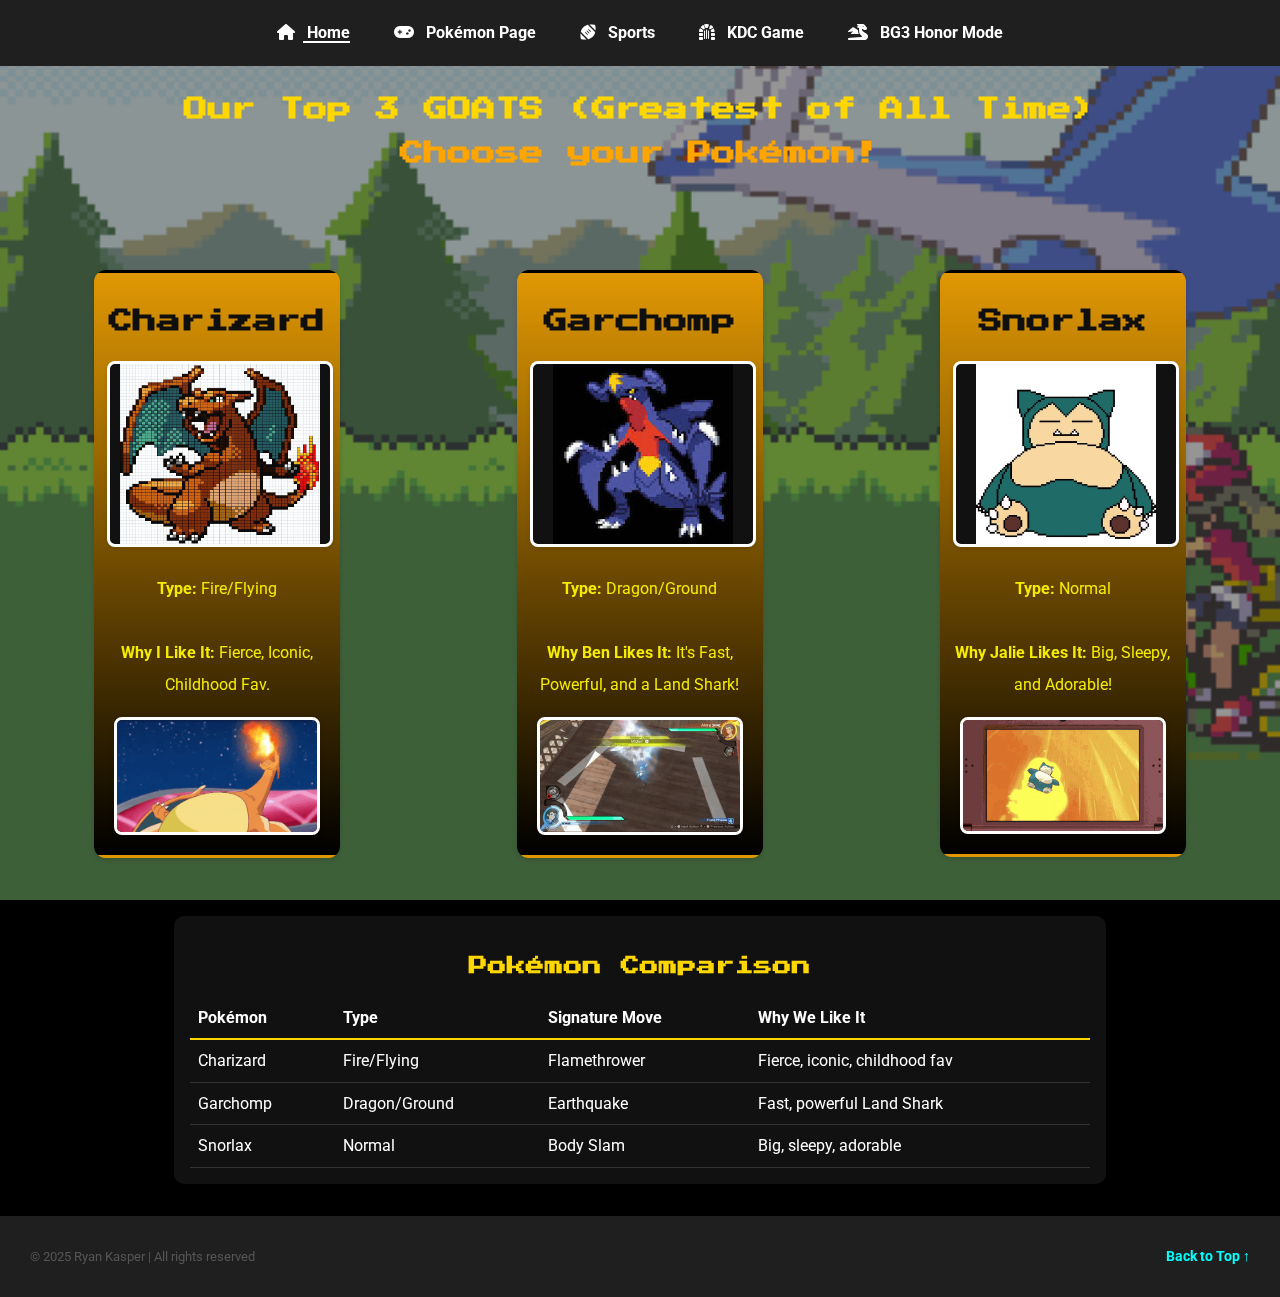
<file: mod5.html>
<!DOCTYPE html>
<html lang="en">
<head>
	 
  <meta charset="UTF-8" />
  <meta name="viewport" content="width=device-width, initial-scale=1" />
  <title>The Family's Favorite Pokémon!</title>
  <link rel="stylesheet" href="styles.css" />
<!-- Font Awesome (via jsDelivr CDN) -->
<link rel="stylesheet"
      href="https://cdn.jsdelivr.net/npm/@fortawesome/fontawesome-free@6.5.2/css/all.min.css">
<link rel="preconnect" href="https://fonts.googleapis.com">
<link rel="preconnect" href="https://fonts.gstatic.com" crossorigin>
<link href="https://fonts.googleapis.com/css2?family=Press+Start+2P&family=Roboto:wght@400;700&display=swap" rel="stylesheet">

<!-- Favicon -->
<link rel="icon" href="GIFS/R.jpg" type="image/x-icon" />

  <!-- Headings + small helpers -->
  <style>

/* Consistent card sizing */
.pokemon-card { 
  min-height: 560px;           /* keeps all three cards visually equal */
  display: flex;
  flex-direction: column;
  justify-content: flex-start;
}

/* Main artwork (first static image in each card) — no cropping */
.pokemon-card img:not(.move-gif) {
  width: 100%;
  max-width: 250px;
  height: 180px;               /* fixed box */
  object-fit: contain;         /* don't crop */
  background: #111;            /* subtle backdrop if letterboxed */
  border-radius: 8px;
  margin: 0 auto 10px;
}

/* Move GIFs — also equal height, no cropping */
.move-gif {
  width: 100%;
  max-width: 250px;
  height: 160px;               /* fixed box */
  object-fit: contain;         /* don't crop */
  background: #111;
  border-radius: 8px;
  margin: 0 auto;
}


    .pokemon-heading     { text-align:center; color:#FFD700; margin:24px 0 6px; }
    .pokemon-subheading  { text-align:center; color:#FFA500; margin:0 0 24px;
	font-size: x-large; }
   
    .pokemon-grid {
      display:grid; grid-template-columns:repeat(auto-fit,minmax(240px,1fr));
      gap:20px; padding:1rem; justify-items:center; align-items:start;
    }
    .pokemon-card {
      width:220px; padding:10px; margin:10px; border:3px solid transparent; border-radius:12px;
      box-shadow:0 2px 5px rgba(0,0,0,0.15); cursor:pointer; text-align:center;
      transition:border-color .3s, box-shadow .3s, transform .2s;
      color:#0f0f0f;
      background: linear-gradient(to bottom, #e09703, #000000);
    }
    .pokemon-card:hover { transform: translateY(-2px); }
    .pokemon-card img { width:200px; height:auto; border-radius:8px; user-select:none; }
    .pokemon-card.selected { border-color:gold; box-shadow:0 0 15px 5px gold; position:relative; }
    #chosen-message { text-align:center; font-size:1.3rem; font-weight:bold; color:#FFD700; margin-bottom:1rem; min-height:1.5em; }
  </style>
</head>

<body>

	<!--NAV-->
   <nav class="navbar">
  <a href="index.html" aria-label="Home" aria-current="page">
    <i class="fas fa-home" aria-hidden="true"></i> <span>Home</span>
  </a>
  <a href="mod5.html" aria-label="Pokémon Page">
    <i class="fas fa-gamepad" aria-hidden="true"></i> <span>Pokémon Page</span>
  </a>
  <a href="sports.html" aria-label="Sports">
    <i class="fas fa-football-ball" aria-hidden="true"></i> <span>Sports</span>
  </a>
  <a href="kdc/kdc.html" aria-label="KDC Game">
    <i class="fas fa-dungeon" aria-hidden="true"></i> <span>KDC Game</span>
  </a>
  <a href="bg3.html" aria-label="BG3 Honor Mode">
    <i class="fas fa-dragon" aria-hidden="true"></i> <span>BG3 Honor Mode</span>
  </a>
</nav>

  <!-- Fullscreen animated background -->
  <div class="page-bg"></div>

  <!-- Top headings -->
  <h2 class="pokemon-heading">Our Top 3 GOATS (Greatest of All Time)</h2>
  <h3 class="pokemon-subheading">Choose your Pokémon!</h3>
  <div id="chosen-message"></div>


  <main>
    <!-- Pokémon Cards -->
    <div class="pokemon-grid">
      <div class="pokemon-card" data-name="Charizard" tabindex="0" role="button" aria-pressed="false" aria-label="Choose Charizard">
        <h2>Charizard</h2>
        <img src="Pics of Hobbies/Charizard.jpg" alt="Charizard" />
        <p><b>Type:</b> Fire/Flying</p>
        <p><b>Why I Like It:</b> Fierce, Iconic, Childhood Fav.</p>
        <img src="GIFS/charizard-pokemon-charizard.gif" alt="Charizard using Flamethrower" class="move-gif" />
      </div>

      <div class="pokemon-card" data-name="Garchomp" tabindex="0" role="button" aria-pressed="false" aria-label="Choose Garchomp">
        <h2>Garchomp</h2>
        <img src="Pics of Hobbies/Garchomp.jpg" alt="Garchomp" />
        <p><b>Type:</b> Dragon/Ground</p>
        <p><b>Why Ben Likes It:</b> It's Fast, Powerful, and a Land Shark!</p>
        <img src="GIFS/Garchomp-EQ.gif" alt="Garchomp using Earthquake" class="move-gif" />
      </div>

      <div class="pokemon-card" data-name="Snorlax" tabindex="0" role="button" aria-pressed="false" aria-label="Choose Snorlax">
        <h2>Snorlax</h2>
        <img src="Pics of Hobbies/snorlax1.webp" alt="Snorlax" />
        <p><b>Type:</b> Normal</p>
        <p><b>Why Jalie Likes It:</b> Big, Sleepy, and Adorable!</p>
        <img src="GIFS/snorlax-body-slam.gif" alt="Snorlax using Body Slam" class="move-gif" />
      </div>
    </div>
<section aria-labelledby="poke-compare-heading" style="max-width:900px;margin:2rem auto;background:#111;padding:1rem;border-radius:10px;">
  <h3 id="poke-compare-heading" style="text-align:center;color:#FFD700;margin-bottom:1rem;">
    Pokémon Comparison
  </h3>
  <table style="width:100%;border-collapse:collapse;color:#fff;">
    <thead>
      <tr>
        <th style="border-bottom:2px solid #FFD700;padding:.5rem;text-align:left;">Pokémon</th>
        <th style="border-bottom:2px solid #FFD700;padding:.5rem;text-align:left;">Type</th>
        <th style="border-bottom:2px solid #FFD700;padding:.5rem;text-align:left;">Signature Move</th>
        <th style="border-bottom:2px solid #FFD700;padding:.5rem;text-align:left;">Why We Like It</th>
      </tr>
    </thead>
    <tbody>
      <tr>
        <td style="border-bottom:1px solid #333;padding:.5rem;">Charizard</td>
        <td style="border-bottom:1px solid #333;padding:.5rem;">Fire/Flying</td>
        <td style="border-bottom:1px solid #333;padding:.5rem;">Flamethrower</td>
        <td style="border-bottom:1px solid #333;padding:.5rem;">Fierce, iconic, childhood fav</td>
      </tr>
      <tr>
        <td style="border-bottom:1px solid #333;padding:.5rem;">Garchomp</td>
        <td style="border-bottom:1px solid #333;padding:.5rem;">Dragon/Ground</td>
        <td style="border-bottom:1px solid #333;padding:.5rem;">Earthquake</td>
        <td style="border-bottom:1px solid #333;padding:.5rem;">Fast, powerful Land Shark</td>
      </tr>
      <tr>
        <td style="border-bottom:1px solid #333;padding:.5rem;">Snorlax</td>
        <td style="border-bottom:1px solid #333;padding:.5rem;">Normal</td>
        <td style="border-bottom:1px solid #333;padding:.5rem;">Body Slam</td>
        <td style="border-bottom:1px solid #333;padding:.5rem;">Big, sleepy, adorable</td>
      </tr>
    </tbody>
  </table>
</section>

    <!-- Sound -->
    <audio id="pokeball-sound" preload="auto">
      <source src="Sounds/pokeball.wav" type="audio/wav" />
    </audio>
  </main>

 <footer id="footer" class="footer-bar">
    <p>&copy; 2025 Ryan Kasper | All rights reserved</p>
    <a href="#top">Back to Top ↑</a>
  </footer>

  <!-- Card selection script -->
  <script>
    const pokeballSound = document.getElementById('pokeball-sound');
    const cards = document.querySelectorAll('.pokemon-card');
    const message = document.getElementById('chosen-message');

    cards.forEach(card => {
      card.addEventListener('click', async () => {
        cards.forEach(c => { c.classList.remove('selected'); c.setAttribute('aria-pressed','false'); });
        card.classList.add('selected');
        card.setAttribute('aria-pressed','true');
        const name = card.getAttribute('data-name');
        message.textContent = `You chose ${name}!`;
        try { pokeballSound.currentTime = 0; await pokeballSound.play(); } catch(e) {}
      });
      card.addEventListener('keydown', (e) => {
        if (e.key === 'Enter' || e.key === ' ') { e.preventDefault(); card.click(); }
      });
    });
  </script>
</body>
</html>
</file>
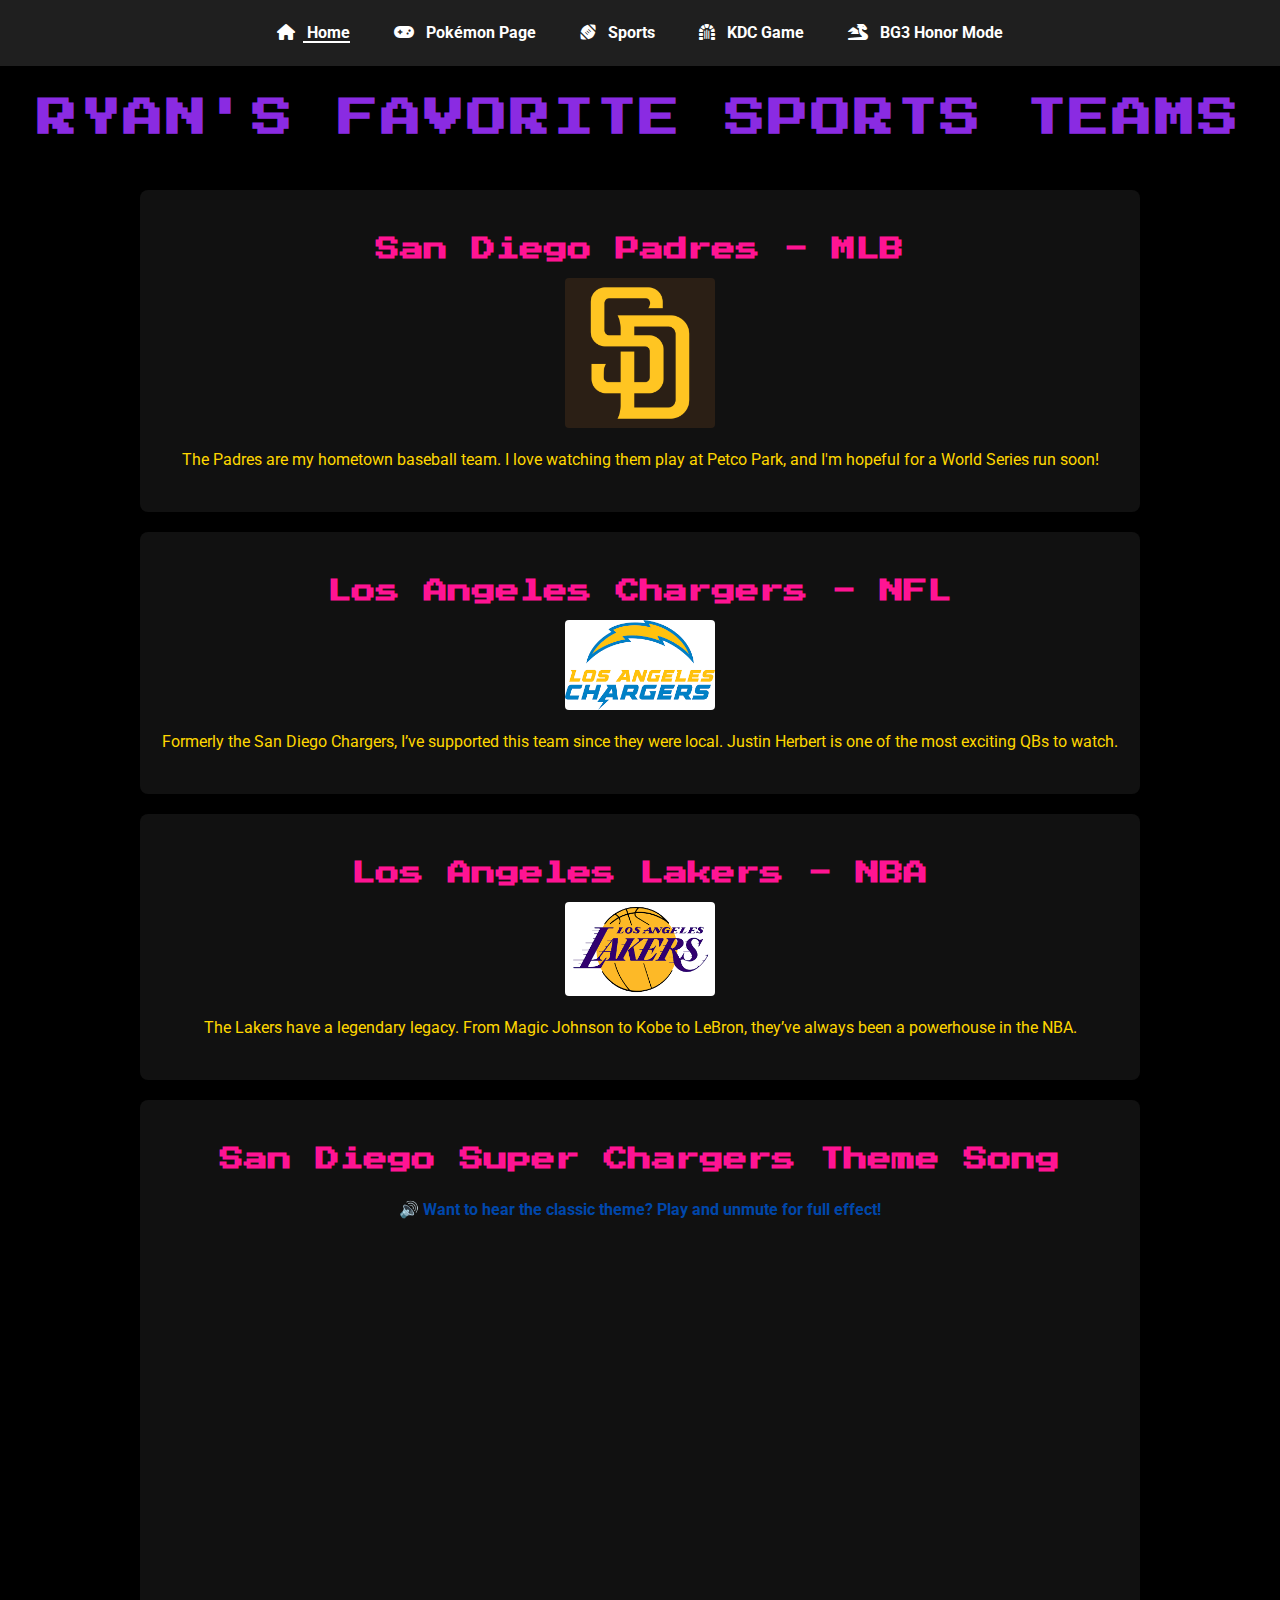
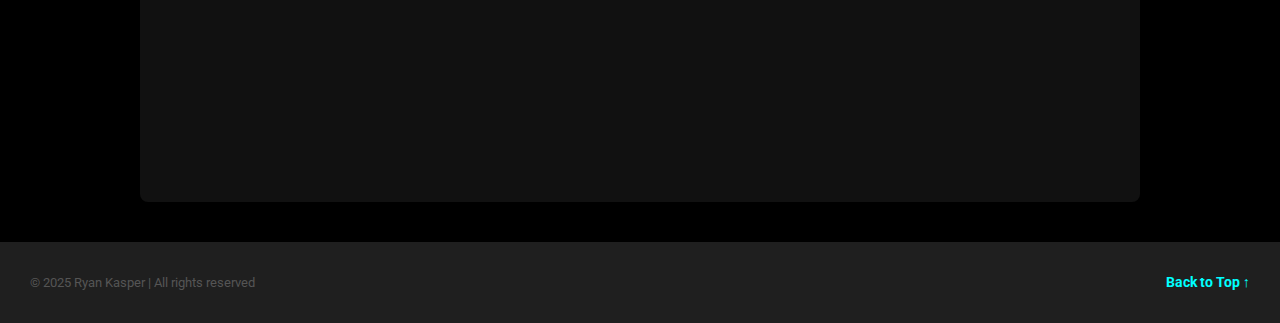
<file: sports.html>
<!DOCTYPE html>
<html lang="en">
  <head>
    <meta charset="UTF-8" />
    <meta name="viewport" content="width=device-width, initial-scale=1" />
    <meta
      name="description"
      content="Ryan's Favorite Sports Teams including MLB, NFL, and NBA picks with images and personal commentary."
    />
    <meta name="author" content="Ryan Kasper" />
    <title>Ryan's Favorite Sports Teams</title>

    <!-- Google Fonts (load BEFORE your stylesheet) -->
    <link rel="preconnect" href="https://fonts.googleapis.com" />
    <link rel="preconnect" href="https://fonts.gstatic.com" crossorigin />
    <link
      href="https://fonts.googleapis.com/css2?family=Press+Start+2P&family=Roboto:wght@400;700&display=swap"
      rel="stylesheet"
    />

    <!-- Sitewide stylesheet -->
    <link rel="stylesheet" href="styles.css" />

    <!-- Font Awesome -->
    <link
      rel="stylesheet"
      href="https://cdn.jsdelivr.net/npm/@fortawesome/fontawesome-free@6.5.2/css/all.min.css"
    />

    <!-- Favicon (keep just one) -->
    <link rel="icon" href="GIFS/R.jpg" type="image/x-icon" />
  </head>

  <body>
    <a id="top"></a>

    <!-- Flex Container #1: Horizontal navbar with evenly spaced links -->

 <!--NAV-->
   <nav class="navbar">
  <a href="index.html" aria-label="Home" aria-current="page">
    <i class="fas fa-home" aria-hidden="true"></i> <span>Home</span>
  </a>
  <a href="mod5.html" aria-label="Pokémon Page">
    <i class="fas fa-gamepad" aria-hidden="true"></i> <span>Pokémon Page</span>
  </a>
  <a href="sports.html" aria-label="Sports">
    <i class="fas fa-football-ball" aria-hidden="true"></i> <span>Sports</span>
  </a>
  <a href="kdc/kdc.html" aria-label="KDC Game">
    <i class="fas fa-dungeon" aria-hidden="true"></i> <span>KDC Game</span>
  </a>
  <a href="bg3.html" aria-label="BG3 Honor Mode">
    <i class="fas fa-dragon" aria-hidden="true"></i> <span>BG3 Honor Mode</span>
  </a>
</nav>

    <header>
      <h1 id="main-header">Ryan's Favorite Sports Teams</h1>
    </header>

    <main class="container">
      <section class="team-card padres">
        <h2>San Diego Padres - MLB</h2>
        <img src="Pics of Hobbies/padreslogo.png" alt="San Diego Padres Logo" />
        <p>
          The Padres are my hometown baseball team. I love watching them play at
          Petco Park, and I'm hopeful for a World Series run soon!
        </p>
      </section>

      <section class="team-card chargers">
        <h2>Los Angeles Chargers - NFL</h2>
        <img
          src="Pics of Hobbies/chargerslogo.png"
          alt="Los Angeles Chargers Logo"
        />
        <p>
          Formerly the San Diego Chargers, I’ve supported this team since they
          were local. Justin Herbert is one of the most exciting QBs to watch.
        </p>
      </section>

      <section class="team-card lakers">
        <h2>Los Angeles Lakers - NBA</h2>
        <img
          src="Pics of Hobbies/lakerslgo.png"
          alt="Los Angeles Lakers Logo"
        />
        <p>
          The Lakers have a legendary legacy. From Magic Johnson to Kobe to
          LeBron, they’ve always been a powerhouse in the NBA.
        </p>
      </section>

      <!-- 🎵 Embed Classic Chargers Theme Song -->
      <section class="team-card">
        <h2>San Diego Super Chargers Theme Song</h2>
        <p style="text-align: center; font-weight: bold; color: #0047ab">
          🔊 Want to hear the classic theme? Play and unmute for full effect!
        </p>
        <div
          style="
            position: relative;
            padding-bottom: 56.25%;
            height: 0;
            overflow: hidden;
            max-width: 100%;
          "
        >
          <iframe
            src="https://www.youtube.com/embed/naB5_32y1UQ?autoplay=1&mute=1&rel=0"
            title="San Diego Super Chargers Theme Song"
            style="
              position: absolute;
              top: 0;
              left: 0;
              width: 100%;
              height: 100%;
              border: 0;
            "
            allow="autoplay; encrypted-media"
            allowfullscreen
          >
          </iframe>
        </div>
      </section>
    </main>

    <!-- Flex Container #2: Footer with Back to Top link -->
    <footer id="footer" class="footer-bar">
      <p>&copy; 2025 Ryan Kasper | All rights reserved</p>
      <a href="#top">Back to Top ↑</a>
    </footer>
  </body>
</html>
</file>
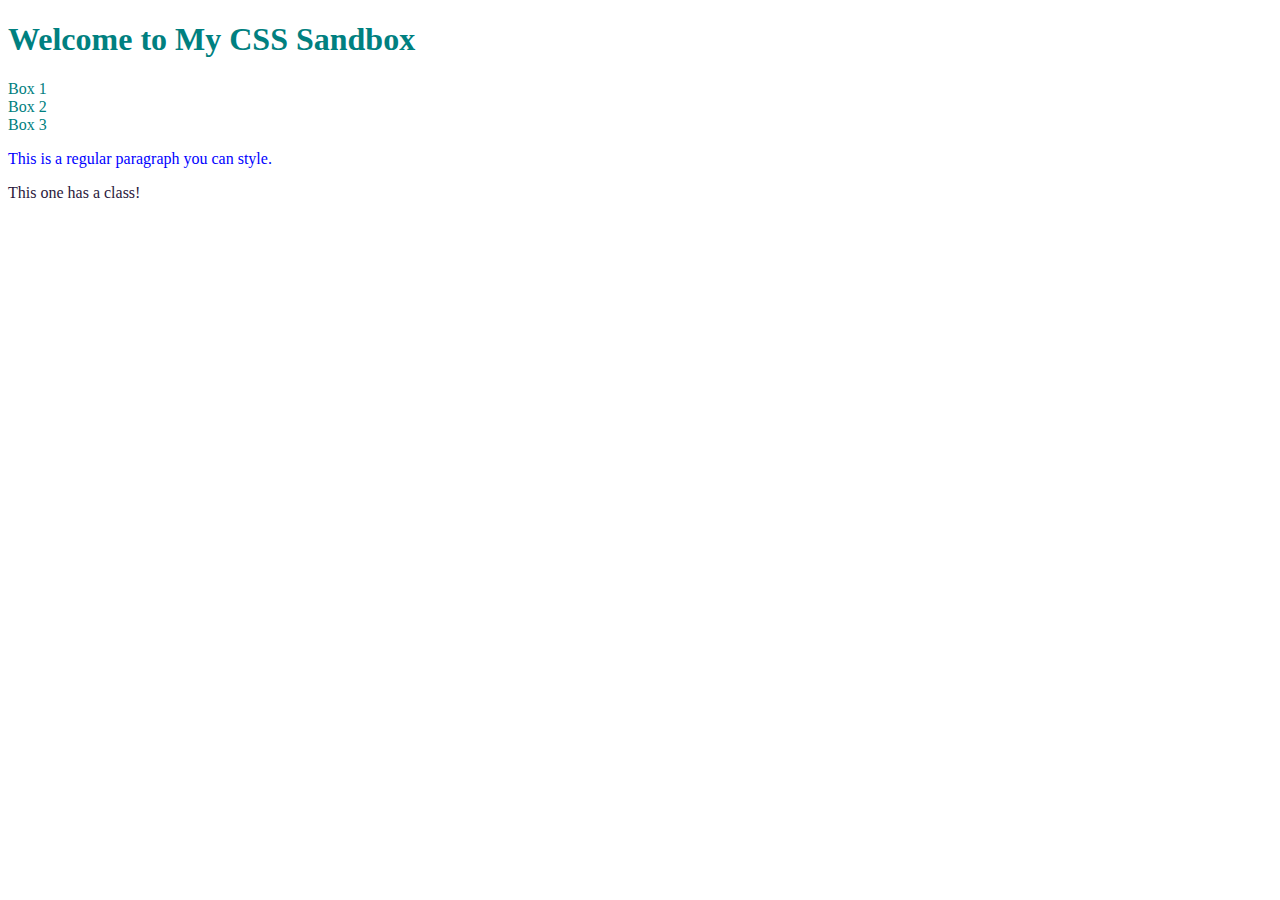
<file: test.html>
<!DOCTYPE html>
<html lang="en">
<head>
  <meta charset="UTF-8" />
  <meta name="viewport" content="width=device-width, initial-scale=1.0" />
  <title>CSS Practice Sandbox</title>
  <link rel="stylesheet" href="test.css" />
  <link rel="stylesheet" href="test.css">
</head>

<body>
<!-- <style>
	body { font-family: Arial, Helvetica, sans-serif}
</style> -->
  <h1 class="firsttext">Welcome to My CSS Sandbox</h1>
 
  <div class="container">
    <div class="firsttext">Box 1</div>
    <div class="firsttext">Box 2</div>
    <div class="firsttext">Box 3</div>
  </div>

  <p id="p_header">This is a regular paragraph you can style.</p>
  <p class="highlight">This one has a class!</p>

</body>
</html>
</file>
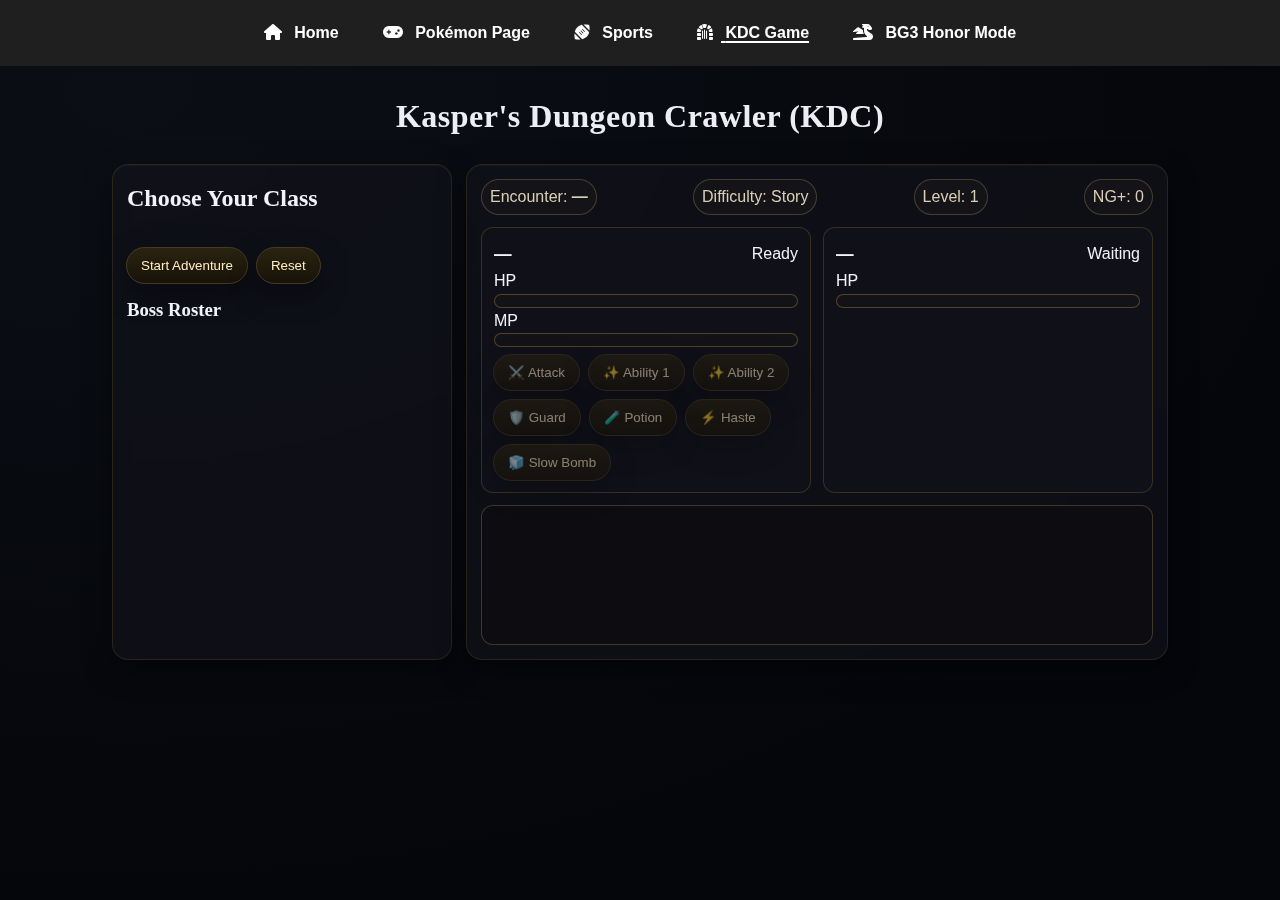
<file: kdc/kdc.html>
<!DOCTYPE html>
<html lang="en">
  <head>
    <meta charset="UTF-8" />
    <meta name="viewport" content="width=device-width, initial-scale=1" />
    <title>Kasper's Dungeon Crawler (KDC)</title>

<!-- Site CSS -->
<link rel="stylesheet" href="../styles.css"/>   <!-- global site styles -->
<link rel="stylesheet" href="css/kdc.css"/>    <!-- KDC-specific styles -->

    <!-- Font Awesome (optional, matches rest of site) -->
    <link
      rel="stylesheet"
      href="https://cdnjs.cloudflare.com/ajax/libs/font-awesome/6.5.0/css/all.min.css"
      crossorigin="anonymous"
      referrerpolicy="no-referrer"
    />

    <!-- Favicon -->
    <link rel="icon" href="GIFS/R.jpg" type="image/x-icon" />
  </head>

  <body>
   <nav class="navbar">
  <a href="../index.html" aria-label="Home"><i class="fas fa-home" aria-hidden="true"></i> <span>Home</span></a>
  <a href="../mod5.html" aria-label="Pokémon Page"><i class="fas fa-gamepad" aria-hidden="true"></i> <span>Pokémon Page</span></a>
  <a href="../sports.html" aria-label="Sports"><i class="fas fa-football-ball" aria-hidden="true"></i> <span>Sports</span></a>
  <a href="../kdc/kdc.html" aria-label="KDC Game" aria-current="page"><i class="fas fa-dungeon" aria-hidden="true"></i> <span>KDC Game</span></a>
  <a href="../bg3.html" aria-label="BG3 Honor Mode"><i class="fas fa-dragon" aria-hidden="true"></i> <span>BG3 Honor Mode</span></a>
</nav>





    <style>
      .top-links {
        padding: 12px 16px;
        text-align: center;
      }
      .btn-back {
        display: inline-block;
        padding: 0.5rem 0.9rem;
        border-radius: 9999px;
        background: #222;
        color: #fff;
        text-decoration: none;
        box-shadow: 0 2px 8px rgba(0, 0, 0, 0.25);
      }
      .btn-back:hover {
        filter: brightness(1.1);
      }
    </style>

    <div class="wrap">
      <h1>Kasper's Dungeon Crawler (KDC)</h1>

      <div class="grid">
        <!-- LEFT: class select -->
        <section class="panel">
          <h2 style="margin-top: 0">Choose Your Class</h2>
          <div class="classes" id="classList"></div>
          <div class="row" style="margin-top: 10px">
            <button
              id="startBtn"
              title="Start from boss 1 with your selected class."
            >
              Start Adventure
            </button>
            <button id="resetBtn" title="Reload the page and reset everything.">
              Reset
            </button>
          </div>

          <h3 style="margin: 12px 0 6px">Boss Roster</h3>
          <ul
            id="bossRoster"
            class="roster"
            title="Tip: click any boss here to set the full-page background."
          ></ul>
        </section>

        <!-- RIGHT: battle -->
        <section class="panel battle">
          <div class="footer">
            <div class="tag">
              Encounter: <span class="boss-num" id="encounter">—</span>
            </div>
            <div class="tag">
              Difficulty: <span id="difficulty">Story</span>
            </div>
            <div class="tag">Level: <span id="levelTag">1</span></div>
            <div
              class="tag"
              id="ngpTag"
              title="New Game Plus tier (each adds +30% boss stats)"
            >
              NG+: 0
            </div>
          </div>

          <div class="combatants">
            <div class="card" id="heroCard">
              <div class="name">
                <span class="big" id="heroName">—</span
                ><span id="heroStatus">Ready</span>
              </div>
              <div class="hero-art" id="heroArt" hidden></div>
              <div>
                HP
                <div class="bar hp">
                  <span id="heroHpBar" style="width: 0%"></span>
                </div>
              </div>
              <div>
                MP
                <div class="bar mp">
                  <span id="heroMpBar" style="width: 0%"></span>
                </div>
              </div>
              <div class="stats" id="heroStats"></div>
              <div class="row" style="margin-top: 8px">
                <button
                  id="btnAttack"
                  disabled
                  title="Basic physical hit that can crit."
                >
                  ⚔️ Attack
                </button>

                <!-- TWO ability buttons -->
                <button id="btnAbility1" disabled title="Class Ability 1">
                  ✨ Ability 1
                </button>
                <button id="btnAbility2" disabled title="Class Ability 2">
                  ✨ Ability 2
                </button>

                <button
                  id="btnGuard"
                  disabled
                  title="Halve the next incoming hit."
                >
                  🛡️ Guard
                </button>
                <button
                  id="btnPotion"
                  disabled
                  title="Drink to heal 25–50% of max HP and MP."
                >
                  🧪 Potion
                </button>
                <button
                  id="btnHaste"
                  disabled
                  title="Take two extra immediate turns."
                >
                  ⚡ Haste
                </button>
                <button
                  id="btnSlow"
                  disabled
                  title="Cancel the enemy's next turn."
                >
                  🧊 Slow Bomb
                </button>
              </div>
            </div>

            <div class="card" id="bossCard">
              <div class="name">
                <span class="big" id="bossName">—</span
                ><span id="bossStatus">Waiting</span>
              </div>
              <div class="boss-art" id="bossArt" hidden></div>
              <div>
                HP
                <div class="bar hp">
                  <span id="bossHpBar" style="width: 0%"></span>
                </div>
              </div>
              <div class="stats" id="bossStats"></div>
            </div>
          </div>

          <div class="log" id="log" aria-live="polite"></div>

          <!-- Perk chooser -->
          <div id="perkPanel" class="perk-panel" hidden>
            <p class="perk-title">Choose your boon:</p>
            <div id="perkChoices" class="perk-choices"></div>
          </div>

          <!-- hit flash overlay -->
          <div id="hitFlash" class="hit-flash" aria-hidden="true"></div>

          <!-- Victory overlay -->
          <div id="victoryOverlay" class="overlay" hidden>
            <div class="overlay-box">
              <h2>🏆 Game Clear!</h2>
              <p id="runSummary">You conquered KDC.</p>
              <div class="overlay-actions">
                <button
                  id="btnContinueNG"
                  title="Keep your progress and make bosses 30% stronger."
                >
                  Continue to NG+ <span id="ngNext">1</span>
                </button>
                <button id="btnRestart" title="Restart from the beginning.">
                  Restart Run
                </button>
              </div>
              <div id="confetti" class="confetti"></div>
            </div>
          </div>
        </section>
      </div>
    </div>

    <script src="js/game.js" defer></script>
  </body>
</html>
</file>
<file: styles.css>
/* ===================== TYPOGRAPHY & THEME ===================== */
/* Make sure in your <head> the Google Fonts <link> tags come BEFORE styles.css:
   - Press Start 2P (headings)
   - Roboto (body)
*/

:root {
  --heading-font: 'Press Start 2P', cursive;
  --body-font: 'Roboto', Arial, Helvetica, sans-serif; /* fallback chain */
  --gold: #FFD700;
}

/* Enforce fonts early so they don't get overridden by any imported CSS */
html, body {
  font-family: var(--body-font) !important;
}

h1, h2, h3, h4,
#main-header,
.pokemon-heading {
  font-family: var(--heading-font) !important;
}

/* ===================== BASE ELEMENTS ===================== */
body {
  margin: 0;
  background-color: #000;        /* site-wide background */
  color: var(--gold);             /* default text color */
  line-height: 1.6;
}

/* paragraphs inherit body font; keep spacing/color */
p {
  line-height: 2;
  font-size: 1rem;
  color: rgb(245, 236, 3);
}

#main-header {
  text-align: center;
  font-size: 2.5rem;
  color: #8A2BE2;                /* was #4c04e9 earlier; unified to your later value */
  margin: 20px 0;
  font-weight: bold;
  text-transform: uppercase;
  letter-spacing: 3px;
}

li strong {
  color: #e76f51;
  font-style: normal;
}

img[alt^="Ryan"] {
  border: 3px solid #000000;
  padding: 4px;
}

a:hover {
  color: #f4a261;
  text-decoration: underline;
}

footer p {
  font-size: 0.8rem;
  color: #555555;
}

/* ===================== FULL-PAGE GIF BACKDROP ===================== */
.page-bg {
  position: fixed;
  inset: 0;
  width: 100%;
  height: 100%;
  background: url("GIFS/bike-gif.gif") center center / cover no-repeat;
  z-index: -1;
}
.page-bg::after {
  content: "";
  position: absolute;
  inset: 0;
  background-color: rgba(0,0,0,0.4);
}

/* ===================== ASCII DUEL MINIGAME ===================== */
#ascii-art {
  font-family: monospace;        /* keeps the ASCII/game feel */
  font-size: 1.2rem;
  text-align: left;
  padding: 0.5rem 1rem;
  border-radius: 6px;
  white-space: pre-wrap;
  background-color: #0b0800;
  color: #eb0505;
  max-width: 400px;
  transition: background-color 0.3s, color 0.3s;
}

.duel-container {
  display: flex;
  flex-direction: column;
  align-items: center;
  white-space: nowrap;
  font-family: monospace;        /* intentional */
  font-size: 1.2em;
  color: #123c4d;
  background-color: #e9c46a;
  padding: 0.5rem 1rem;
  border-radius: 6px;
  max-width: 600px;
  margin: 1rem auto;
}

.duelers-row {
  display: flex;
  gap: 2rem;
  justify-content: center;
  align-items: flex-end;
  width: 100%;
}

.duel-guy { display: inline-block; animation: jumpFall 5s ease-in-out infinite both; }
#dueler2  { animation-delay: 3s; }

#spin-symbols {
  display: inline-block;
  animation: spin 4s linear infinite;
  font-size: 1.2em;
  vertical-align: middle;
}

.duel-text {
  padding-top: 1em;
  line-height: 2;
  font-weight: bold;
  font-size: 1.1em;
  width: 100%;
  text-align: center;
}

@keyframes jumpFall { 0%,100%{transform:translateY(0)} 25%{transform:translateY(-30px)} 50%{transform:translateY(0)} }
@keyframes spin { from{transform:rotate(0)} to{transform:rotate(360deg)} }

/* ===================== COIN FLIP GAME ===================== */
#coin-flip-game button {
  font-size: 1rem;
  padding: 0.5rem 1rem;
  margin: 0 0.5rem;
  cursor: pointer;
  border-radius: 5px;
  border: 2px solid #264653;
  background-color: #e9c46a;
  color: #264653;
  transition: background-color 0.3s, color 0.3s;
}
#coin-flip-game button:hover { background-color:#264653; color:#e9c46a; }
#result { font-size: 1.2rem; color: #264653; }

/* ===================== POKÉMON PAGE ===================== */
.pokemon-grid {
  display: grid;
  grid-template-columns: repeat(auto-fit, minmax(400px, 1fr));
  gap: 20px;
  padding: 1rem;
  justify-items: center;
}

.pokemon-card {
  padding: 25px;
  border: 3px solid transparent;
  border-radius: 16px;
  box-shadow: 0 0 15px #333;
  text-align: center;
  transition: transform 0.3s ease, box-shadow 0.3s ease;
  cursor: pointer;
  display: flex;
  flex-direction: column;
  justify-content: space-between;
  min-height: 550px;
  background: linear-gradient(to bottom, #e09703, #000000);
  color: #0f0f0f;
}

.pokemon-card:hover { transform: scale(1.05); box-shadow: 0 0 20px gold; animation: sparkle 1s infinite alternate; }
.pokemon-card.selected { position: relative; border: 3px solid rgb(255,196,0); background-color: gold; overflow: visible; }

.pokemon-card img {
  width: 100%;
  height: auto;
  max-width: 250px;
  border: 3px solid white;
  border-radius: 10px;
  object-fit: contain;
  margin: 0 auto 10px;
  box-shadow: 0 2px 5px rgba(0,0,0,0.1);
}

.pokemon-heading {
  text-align: center;
  color: var(--gold);
}

.pokemon-card.selected::before,
.pokemon-card.selected::after {
  content: "";
  position: absolute;
  width: 6px; height: 6px;
  background: radial-gradient(circle, gold 60%, transparent 60%);
  border-radius: 50%;
  opacity: 0.8;
  animation: sparkleMove 2s linear infinite;
}
.pokemon-card.selected::before { top:10px; left:10px;  animation-delay: 0s; }
.pokemon-card.selected::after  { bottom:10px; right:10px; animation-delay: 1s; }

@keyframes sparkle     { 0%{box-shadow:0 0 10px gold} 100%{box-shadow:0 0 20px orange} }
@keyframes sparkleMove { 0%{transform:translate(0,0) scale(1);opacity:1}
                         50%{transform:translate(15px,-15px) scale(1.5);opacity:.5}
                        100%{transform:translate(0,0) scale(1);opacity:1} }

/* ===================== LAYOUT BITS ===================== */
.columns {
  display: flex;
  flex-wrap: wrap;
  justify-content: space-around;
  gap: 1rem;
  margin: 1rem;
  background: linear-gradient(135deg, #f0f8ff, #add8e6);
  padding: 1rem;
  border-radius: 10px;
}

.team-card img { width: 200px; height: auto; display: block; margin-top: 10px; }

/* NAVBAR */
.navbar {
  display: flex;
  justify-content: center;
  gap: 20px;
  background-color: #1f1f1f; /* unified */
  padding: 12px 0;
  font-weight: bold;
}
.navbar a {
  color: #fff;
  text-decoration: none;
  padding: 8px 12px;
  border-radius: 4px;
  transition: background-color 0.3s ease, background 0.3s ease, color 0.3s ease;
}
.navbar a:hover { background-color: var(--gold); color: #000; border-radius: 4px; }

/* Current-page highlight in the navbar */
.navbar a[aria-current="page"] {
  text-decoration: underline;
  text-underline-offset: .2rem;
  /* optional polish: */
  text-decoration-thickness: 2px;
}


/* FOOTER BAR */
.footer-bar {
  display: flex;
  justify-content: space-between;
  align-items: center;
  padding: 15px 30px;
  background-color: #1f1f1f;
  color: white;
  font-size: 0.9rem;
}
.footer-bar a { color: #00ffff; text-decoration: none; font-weight: bold; }
.footer-bar a:hover { text-decoration: underline; }

/* ===================== HOME GRID ===================== */
.home-sections {
  display: grid;
  grid-template-columns: 1fr 1fr;
  gap: 30px;              /* more breathing room */
  padding: 20px;
  align-items: start;     /* align tops of each column */
}
.home-sections section {
  background-color: #111111;
  padding: 15px;
  border-radius: 10px;
  box-shadow: 0 2px 5px rgba(0,0,0,0.1);
}
.home-sections img {
  width: 100%;
  max-width: 320px;
  height: 220px;          /* fixed box */
  object-fit: contain;    /* no cropping; may letterbox */
  background: #111;
  border-radius: 10px;
}

/* Small stack */
@media (max-width: 800px) {
  .home-sections { grid-template-columns: 1fr; }
}

/* ===================== HOBBIES ===================== */
.move-gif {
  width: 90%;
  max-width: 250px;
  height: auto;
  margin-top: 15px;
  border-radius: 10px;
  box-shadow: 0 0 10px rgba(0,0,0,0.25);
}

/* ===================== SPORTS PAGE ===================== */
.container { max-width: 1000px; margin: auto; padding: 20px; }

.team-card {
  background-color: #111;
  padding: 20px;
  margin-bottom: 20px;
  border-radius: 8px;
  text-align: center;
  box-shadow: 0 2px 8px rgba(0,0,0,0.6);
}
.team-card h2 { color: #FF1493; margin-bottom: 10px; }
.team-card img { max-width: 150px; display: block; margin: 10px auto; border-radius: 4px; }
.team-card p { color: var(--gold); font-size: 1rem; }

/* ===================== MEDIA QUERIES ===================== */
@media (max-width: 768px) {
  .navbar {
    flex-direction: column;
    align-items: center;           /* centers stacked links */
  }
  .navbar a {
    display: block;
    width: 100%;
    text-align: center;
  }
  .pokemon-card { width: 90%; margin: 10px auto; }
}

@media (max-width: 550px) {
  body { font-size: 14px; }
  nav a {
    font-size: 1rem;
    display: block;
    margin: 5px 0;
    text-align: center;
  }
}

/* ===================== FAMILY SECTIONS ===================== */
.family-member {
  margin-bottom: 2rem;
  padding: 1rem;
  border-bottom: 2px solid #4c04e9;
  background-color: #ffffff0f;
  border-radius: 8px;
}
.family-member img {
  margin-right: 10px;
  border-radius: 8px;
}


#intro-text, 
#intro-text strong, 
#intro-text span {
  font-family: 'Roboto', Arial, Helvetica, sans-serif !important;
}

.navbar i { margin-right: 8px; }
#main-header i { margin-right: 10px; font-size: 0.9em; }

.panel-content p,
.panel-content ul li {
  color: #fff; /* keep text white */
  text-shadow: 1px 1px 4px rgba(0,0,0,0.85); /* dark glow */
}

/* ===================== BG3 PAGE STYLES ===================== */
body.bg3 .bg3-background {
  position: fixed;
  top: 0; left: 0; width: 100%; height: 100%;
  background: url("picturesbg3/LgBG3background.avif") center center / cover no-repeat;
  z-index: -1;
  filter: brightness(0.35);
}

/* Hero */
body.bg3 .hero {
  min-height: 60vh;
  display: grid;
  place-items: center;
  text-align: center;
  padding: 3rem 1rem;
  background:
    linear-gradient(rgba(0,0,0,.6), rgba(0,0,0,.85)),
    url("picturesbg3/diffrent-classes.webp") center/cover no-repeat;
  border-radius: 14px;
  box-shadow: 0 10px 30px rgba(0,0,0,.5);
  margin: 20px auto;
  max-width: 1100px;
}
body.bg3 .hero h1 { color: #FFD700; margin-bottom: .75rem; font-family: 'Press Start 2P', cursive; }
body.bg3 .hero p  { color: #f0f0f0; max-width: 800px; margin: 0 auto 1rem; }
body.bg3 .cta {
  display: inline-block;
  margin-top: 1rem;
  padding: .9rem 1.2rem;
  border-radius: 10px;
  font-weight: 700;
  text-decoration: none;
  background: linear-gradient(135deg,#FFD700,#ff9f1a);
  color: #111;
  box-shadow: 0 6px 14px rgba(0,0,0,.35);
  transition: transform .15s ease;
}
body.bg3 .cta:hover { transform: translateY(-2px); }

/* Glow title */
body.bg3 .glow-title {
  font-size: 2.8rem;
  color: #FFD700;
  text-align: center;
  font-weight: bold;
  text-shadow:
    0 0 5px #FFD700,
    0 0 10px #FFD700,
    0 0 20px #FFA500,
    0 0 30px #FF8C00;
  animation: glowPulse 2s ease-in-out infinite;
  margin-bottom: 10px;
}
@keyframes glowPulse {
  0%, 100% {
    text-shadow:
      0 0 5px #FFD700,
      0 0 10px #FFD700,
      0 0 20px #FFA500,
      0 0 30px #FF8C00;
  }
  50% {
    text-shadow:
      0 0 10px #FFD700,
      0 0 20px #FFD700,
      0 0 40px #FFA500,
      0 0 60px #FF8C00;
  }
}

/* Uniform 2x2 panels */
body.bg3 .panels-grid {
  display: grid;
  grid-template-columns: repeat(2,minmax(0,1fr));
  gap: 20px;
  max-width: 1100px;
  margin: 2rem auto;
  padding: 0 1rem;
}
@media (max-width: 900px) {
  body.bg3 .panels-grid { grid-template-columns: 1fr; }
}

body.bg3 .panel {
  position: relative;
  min-height: 320px;
  border-radius: 14px;
  overflow: hidden;
  box-shadow: 0 8px 24px rgba(0,0,0,.6);
  border: 1px solid rgba(255,215,0,.18);
  background: #0d0d0d;
  isolation: isolate;
}
body.bg3 .panel::before {
  content: "";
  position: absolute;
  inset: 0;
  background: var(--bg, none) center/cover no-repeat;
  z-index: -2;
}
body.bg3 .panel::after  {
  content: "";
  position: absolute;
  inset: 0;
  background: linear-gradient(rgba(0,0,0,.55), rgba(0,0,0,.75));
  z-index: -1;
}
body.bg3 .panel-content {
  padding: 1.25rem 1.5rem;
  height: 100%;
  display: flex;
  flex-direction: column;
  gap: .75rem;
}
body.bg3 .panel h2 {
  color: #FFD700;
  margin: 0 0 .25rem;
  font-family: 'Press Start 2P', cursive;
  font-size: 1rem;
}
/* BG3-only: make small text gold + readable */
body.bg3 .panel-content p,
body.bg3 .panel-content ul li {
  color: #FFD700;
  text-shadow: 1px 1px 3px rgba(0,0,0,0.8);
}

/* Dark content boxes */
body.bg3 .table-wrap,
body.bg3 .gallery {
  max-width: 1100px;
  margin: 2rem auto;
  padding: 1rem;
  background: #111;
  border-radius: 12px;
  box-shadow: 0 4px 14px rgba(0,0,0,.4);
  border: 1px solid rgba(255,215,0,.15);
}
body.bg3 .table-wrap h3,
body.bg3 .gallery h3 { color: #FFD700; margin-top: .3rem; }

/* Tables & gallery */
body.bg3 table.honor {
  width: 100%;
  border-collapse: collapse;
  color: #eee;
}
body.bg3 table.honor th,
body.bg3 table.honor td {
  padding: .7rem .6rem;
  border-bottom: 1px solid #333;
  text-align: left;
}
body.bg3 table.honor th {
  border-bottom: 2px solid #FFD700;
  color: #FFD700;
}
body.bg3 .note { text-align: center; color: #aaa; margin-top: .75rem; font-size: .95rem; }

body.bg3 .shots {
  display: grid;
  grid-template-columns: repeat(auto-fit, minmax(200px,1fr));
  gap: 12px;
  margin-top: .75rem;
}
body.bg3 .shots img {
  width: 100%;
  height: 160px;
  object-fit: cover;
  border-radius: 10px;
}
</file>
<file: kdc/css/styles.css>
/* =========================
   css/styles.css (Black & Gold theme)
   ========================= */
:root{
  --bg:#0b0b0f; --panel:#12121a; --muted:#c2c7d6; --text:#f1f3f9;
  --accent:#f2c14e; --accent-soft:#ffd777; --danger:#ff6b6b; --good:#52d273;
  --radius:16px; --border:1px solid rgba(255,215,128,.22); --shadow:0 10px 30px rgba(0,0,0,.45);
}
*{box-sizing:border-box}
body{
  margin:0; font-family:system-ui,-apple-system,Segoe UI,Roboto,Arial,sans-serif; color:var(--text);
  min-height:100svh;
  background: radial-gradient(1200px 800px at 10% 10%, #0b0f15, #05060b);
  padding-top:56px; /* room for sticky nav if present */
}

#classList.locked .class-card{ opacity:.55; pointer-events:none; filter:grayscale(.15) }
#classList.locked .class-card:hover{ box-shadow:none }

.wrap{max-width:1100px; margin:0 auto; padding:22px; display:grid; gap:16px}
h1{margin:.2rem auto .4rem; text-align:center; letter-spacing:.5px; font-weight:800; opacity:.98}

.grid{display:grid; gap:14px}
@media(min-width:980px){.grid{grid-template-columns:340px 1fr}}

.panel{
  background:rgba(18,18,26,.66);
  border:1px solid rgba(242,193,78,.12);
  border-radius:var(--radius);
  box-shadow:var(--shadow), inset 0 1px 0 rgba(255,255,255,.04);
  padding:14px;
  backdrop-filter: blur(8px) saturate(120%);
}
.row{display:flex; gap:10px; flex-wrap:wrap; align-items:center}

button{
  appearance:none; border:0; background:linear-gradient(180deg,#2a2310,#181309);
  color:#ffecc4; padding:10px 14px; border-radius:999px; cursor:pointer; box-shadow:var(--shadow);
  transition:transform .06s ease, filter .15s, box-shadow .2s;
  outline:1px solid rgba(242,193,78,.25);
}
button:hover{filter:brightness(1.07); box-shadow:0 0 0 2px rgba(242,193,78,.22), var(--shadow)}
button:active{transform:translateY(1px) scale(.99)}
button[disabled]{opacity:.5; cursor:not-allowed}

.classes{display:grid; grid-template-columns:repeat(2, minmax(150px,1fr)); gap:10px}
.class-card{
  background:rgba(18,18,26,.72); border:1px solid rgba(242,193,78,.18);
  border-radius:12px; padding:10px; cursor:pointer;
  transition:box-shadow .2s, transform .1s;
}
.class-card:hover{ box-shadow:0 0 0 2px rgba(242,193,78,.3) }
.class-card.selected{outline:3px solid var(--accent)}
.class-title{font-weight:700; display:flex; align-items:center; gap:8px}
.stats{display:grid; grid-template-columns:repeat(2,1fr); gap:6px; font-size:.92rem; color:var(--muted)}

.bar{height:14px; background:#131317; border:1px solid rgba(242,193,78,.28); border-radius:999px; overflow:hidden}
.bar>span{display:block; height:100%}
.hp>span{background:linear-gradient(90deg,#ff9166,#ff5d5d)}
.mp>span{background:linear-gradient(90deg,#ffd777,#f2c14e)}

.battle{display:grid; gap:12px; position:relative}
.combatants{display:grid; grid-template-columns:1fr; gap:12px}
@media(min-width:760px){.combatants{grid-template-columns:1fr 1fr}}

.card{
  background:rgba(18,18,26,.72); border:1px solid rgba(242,193,78,.18);
  border-radius:12px; padding:12px; transition:box-shadow .2s, transform .18s;
}
.name{display:flex; justify-content:space-between; align-items:center}
.big{font-size:1.1rem; font-weight:700}
.log{min-height:140px; max-height:260px; overflow:auto; background:rgba(12,12,18,.9); border:var(--border); border-radius:12px; padding:10px}
.log p{margin:.25rem 0}
.footer{display:flex; justify-content:space-between; align-items:center; gap:8px}
.tag{background:rgba(20,20,26,.9); color:#dacfb6; border:var(--border); padding:4px 8px; border-radius:999px}
.boss-num{font-weight:700}

.boss-art, .hero-art{
  width:100%; aspect-ratio:4/5; background:#0b0b12 center/cover no-repeat;
  border:var(--border); border-radius:12px; box-shadow:0 0 0 2px rgba(242,193,78,.28), var(--shadow); margin:8px 0
}
.boss-art[hidden], .hero-art[hidden]{display:none}

/* Roster */
.roster{list-style:none; padding:0; margin:0; display:grid; gap:6px}
.roster li{display:flex; align-items:center; gap:8px; background:rgba(18,18,26,.72); border:1px solid rgba(242,193,78,.18);
  border-radius:10px; padding:6px 8px; color:#dacfb6; cursor:pointer}
.roster li .num{width:22px; text-align:center; font-weight:700; color:#ffe9b6}
.roster li .name{flex:1; color:#fff3d9}
.roster li.active{outline:2px solid var(--accent)}
.roster li.defeated{opacity:.6}
.roster .thumb{width:28px; height:28px; border-radius:6px; background:#0b0f2b center/cover no-repeat; border:1px solid rgba(242,193,78,.28)}

/* Icons */
.hero-icon{width:28px; height:28px; border-radius:6px; background:#0b0f2b center/cover no-repeat; border:1px solid rgba(242,193,78,.28)}
.hero-icon.big-hero{width:32px; height:32px; border-radius:8px}
.btn-icon{width:18px; height:18px; display:inline-block; background:center/cover no-repeat; vertical-align:middle; margin-right:6px; border-radius:4px; box-shadow:inset 0 0 0 1px rgba(255,255,255,.08)}

/* Perks */
.perk-panel{ margin-top:10px; padding:12px; border:var(--border); border-radius:12px; background:rgba(12,12,18,.92) }
.perk-title{ margin:0 0 8px; color:#ffe9b6 }
.perk-choices{ display:flex; flex-wrap:wrap; gap:10px }
.perk-btn{ background:linear-gradient(180deg,#3f3114,#2a200e); padding:10px 12px; border-radius:10px; border:0; color:#ffecc4; cursor:pointer; outline:1px solid rgba(242,193,78,.25) }
.perk-btn:disabled{ opacity:.5; cursor:not-allowed }

/* FX */
.hit-flash{ position:absolute; inset:0; pointer-events:none; background:radial-gradient(ellipse at 50% 50%, rgba(255,255,255,.55), rgba(255,255,255,0) 60%); opacity:0 }
.hit-flash.show{ animation:flash .14s ease }
@keyframes flash{ from{opacity:.75} to{opacity:0} }

.shake{ animation:shake .18s linear }
@keyframes shake{ 0%{transform:translateX(0)} 20%{transform:translateX(6px)} 40%{-webkit-transform:translateX(-6px); transform:translateX(-6px)} 60%{transform:translateX(4px)} 80%{transform:translateX(-4px)} 100%{transform:translateX(0)} }
.pulse{ animation:pulse .18s ease }
@keyframes pulse{ 0%{transform:scale(1)} 50%{transform:scale(.985)} 100%{transform:scale(1)} }

.low-hp{ box-shadow:0 0 0 2px #ff4d4d, 0 0 20px 2px #ff4d4d99; animation:lowhp 1.2s ease-in-out infinite }
@keyframes lowhp{ 0%{box-shadow:0 0 0 2px #ff4d4d,0 0 14px 0 #ff4d4d66} 50%{box-shadow:0 0 0 2px #ff7171,0 0 26px 4px #ff4d4daa} 100%{box-shadow:0 0 0 2px #ff4d4d,0 0 14px 0 #ff4d4d66} }

/* Victory overlay */
.overlay{ position:fixed; inset:0; display:grid; place-items:center; background:rgba(8,8,12,.78); backdrop-filter:blur(4px); z-index:999; animation:fadeIn .2s ease }
.overlay[hidden]{display:none}
.overlay-box{ position:relative; width:min(620px,92vw); background:linear-gradient(180deg,#1c170b,#0f0c06); border:1px solid rgba(242,193,78,.22); border-radius:18px; padding:22px; box-shadow:0 20px 60px rgba(0,0,0,.55); color:#fff3d9; text-align:center }
.overlay-box h2{ margin:0 0 8px }
.overlay-actions{ display:flex; gap:10px; justify-content:center; flex-wrap:wrap; margin-top:10px }
.confetti{ position:absolute; inset:0; overflow:hidden; pointer-events:none }
.confetti i{ position:absolute; top:-10px; width:8px; height:14px; background:hsl(var(--h) 90% 60%); transform:rotate(0); animation:confetti 2.5s linear infinite; opacity:.9 }
@keyframes confetti{ 0%{transform:translateY(-10px) rotate(0)} 100%{transform:translateY(105vh) rotate(720deg)} }
@keyframes fadeIn{ from{opacity:0} to{opacity:1} }

/* Optional sticky site-nav (if used at parent level) */
.site-nav{ position:sticky; top:0; z-index:9999; display:flex; align-items:center; justify-content:space-between; gap:16px; padding:10px 16px; background:rgba(12,12,18,.7); backdrop-filter:blur(8px); border-bottom:1px solid rgba(255,255,255,.08) }
.site-nav .brand{ font-weight:700; letter-spacing:.3px; color:#fff3d9; text-decoration:none }
.site-nav .links a{ color:#dacfb6; text-decoration:none; margin:0 10px }
.site-nav .links a:hover{ color:#f2c14e }
.site-nav .links .active{ color:#f2c14e }
</file>
<file: test.css>
body {
	color: darkgreen;
}

p {
	color: rgb(43, 25, 60)
}

h1 {
	font-family: ;
}


#p_header {
	color:blue
}

.firsttext {
	color: teal
}
</file>
<file: kdc/css/kdc.css>
/* =========================
   css/styles.css (Black & Gold theme)
   ========================= */
:root {
  --bg: #0b0b0f;
  --panel: #12121a;
  --muted: #c2c7d6;
  --text: #f1f3f9;
  --accent: #f2c14e;
  --accent-soft: #ffd777;
  --danger: #ff6b6b;
  --good: #52d273;
  --radius: 16px;
  --border: 1px solid rgba(255, 215, 128, 0.22);
  --shadow: 0 10px 30px rgba(0, 0, 0, 0.45);
}
* {
  box-sizing: border-box;
}
body {
  margin: 0;
  font-family: system-ui, -apple-system, Segoe UI, Roboto, Arial, sans-serif;
  color: var(--text);
  min-height: 100svh;
  background: radial-gradient(1200px 800px at 10% 10%, #0b0f15, #05060b);
  padding-top: 56px; /* room for sticky nav if present */
}

/* Reset default page margins */
html, body {
  margin: 0;
  padding: 0;
}


#classList.locked .class-card {
  opacity: 0.55;
  pointer-events: none;
  filter: grayscale(0.15);
}
#classList.locked .class-card:hover {
  box-shadow: none;
}

.wrap {
  max-width: 1100px;
  margin: 0 auto;
  padding: 22px;
  display: grid;
  gap: 16px;
}
h1 {
  margin: 0.2rem auto 0.4rem;
  text-align: center;
  letter-spacing: 0.5px;
  font-weight: 800;
  opacity: 0.98;
}

.grid {
  display: grid;
  gap: 14px;
}
@media (min-width: 980px) {
  .grid {
    grid-template-columns: 340px 1fr;
  }
}

.panel {
  background: rgba(18, 18, 26, 0.66);
  border: 1px solid rgba(242, 193, 78, 0.12);
  border-radius: var(--radius);
  box-shadow: var(--shadow), inset 0 1px 0 rgba(255, 255, 255, 0.04);
  padding: 14px;
  backdrop-filter: blur(8px) saturate(120%);
}
.row {
  display: flex;
  gap: 10px;
  flex-wrap: wrap;
  align-items: center;
}

button {
  appearance: none;
  border: 0;
  background: linear-gradient(180deg, #2a2310, #181309);
  color: #ffecc4;
  padding: 10px 14px;
  border-radius: 999px;
  cursor: pointer;
  box-shadow: var(--shadow);
  transition: transform 0.06s ease, filter 0.15s, box-shadow 0.2s;
  outline: 1px solid rgba(242, 193, 78, 0.25);
}
button:hover {
  filter: brightness(1.07);
  box-shadow: 0 0 0 2px rgba(242, 193, 78, 0.22), var(--shadow);
}
button:active {
  transform: translateY(1px) scale(0.99);
}
button[disabled] {
  opacity: 0.5;
  cursor: not-allowed;
}

.classes {
  display: grid;
  grid-template-columns: repeat(2, minmax(150px, 1fr));
  gap: 10px;
}
.class-card {
  background: rgba(18, 18, 26, 0.72);
  border: 1px solid rgba(242, 193, 78, 0.18);
  border-radius: 12px;
  padding: 10px;
  cursor: pointer;
  transition: box-shadow 0.2s, transform 0.1s;
}
.class-card:hover {
  box-shadow: 0 0 0 2px rgba(242, 193, 78, 0.3);
}
.class-card.selected {
  outline: 3px solid var(--accent);
}
.class-title {
  font-weight: 700;
  display: flex;
  align-items: center;
  gap: 8px;
}
.stats {
  display: grid;
  grid-template-columns: repeat(2, 1fr);
  gap: 6px;
  font-size: 0.92rem;
  color: var(--muted);
}

.bar {
  height: 14px;
  background: #131317;
  border: 1px solid rgba(242, 193, 78, 0.28);
  border-radius: 999px;
  overflow: hidden;
}
.bar > span {
  display: block;
  height: 100%;
}
.hp > span {
  background: linear-gradient(90deg, #ff9166, #ff5d5d);
}
.mp > span {
  background: linear-gradient(90deg, #ffd777, #f2c14e);
}

.battle {
  display: grid;
  gap: 12px;
  position: relative;
}
.combatants {
  display: grid;
  grid-template-columns: 1fr;
  gap: 12px;
}
@media (min-width: 760px) {
  .combatants {
    grid-template-columns: 1fr 1fr;
  }
}

.card {
  background: rgba(18, 18, 26, 0.72);
  border: 1px solid rgba(242, 193, 78, 0.18);
  border-radius: 12px;
  padding: 12px;
  transition: box-shadow 0.2s, transform 0.18s;
}
.name {
  display: flex;
  justify-content: space-between;
  align-items: center;
}
.big {
  font-size: 1.1rem;
  font-weight: 700;
}
.log {
  min-height: 140px;
  max-height: 260px;
  overflow: auto;
  background: rgba(12, 12, 18, 0.9);
  border: var(--border);
  border-radius: 12px;
  padding: 10px;
}
.log p {
  margin: 0.25rem 0;
}
.footer {
  display: flex;
  justify-content: space-between;
  align-items: center;
  gap: 8px;
}
.tag {
  background: rgba(20, 20, 26, 0.9);
  color: #dacfb6;
  border: var(--border);
  padding: 4px 8px;
  border-radius: 999px;
}
.boss-num {
  font-weight: 700;
}

.boss-art,
.hero-art {
  width: 100%;
  aspect-ratio: 4/5;
  background: #0b0b12 center/cover no-repeat;
  border: var(--border);
  border-radius: 12px;
  box-shadow: 0 0 0 2px rgba(242, 193, 78, 0.28), var(--shadow);
  margin: 8px 0;
}
.boss-art[hidden],
.hero-art[hidden] {
  display: none;
}

/* Roster */
.roster {
  list-style: none;
  padding: 0;
  margin: 0;
  display: grid;
  gap: 6px;
}
.roster li {
  display: flex;
  align-items: center;
  gap: 8px;
  background: rgba(18, 18, 26, 0.72);
  border: 1px solid rgba(242, 193, 78, 0.18);
  border-radius: 10px;
  padding: 6px 8px;
  color: #dacfb6;
  cursor: pointer;
}
.roster li .num {
  width: 22px;
  text-align: center;
  font-weight: 700;
  color: #ffe9b6;
}
.roster li .name {
  flex: 1;
  color: #fff3d9;
}
.roster li.active {
  outline: 2px solid var(--accent);
}
.roster li.defeated {
  opacity: 0.6;
}
.roster .thumb {
  width: 28px;
  height: 28px;
  border-radius: 6px;
  background: #0b0f2b center/cover no-repeat;
  border: 1px solid rgba(242, 193, 78, 0.28);
}

/* Icons */
.hero-icon {
  width: 28px;
  height: 28px;
  border-radius: 6px;
  background: #0b0f2b center/cover no-repeat;
  border: 1px solid rgba(242, 193, 78, 0.28);
}
.hero-icon.big-hero {
  width: 32px;
  height: 32px;
  border-radius: 8px;
}
.btn-icon {
  width: 18px;
  height: 18px;
  display: inline-block;
  background: center/cover no-repeat;
  vertical-align: middle;
  margin-right: 6px;
  border-radius: 4px;
  box-shadow: inset 0 0 0 1px rgba(255, 255, 255, 0.08);
}

/* Perks */
.perk-panel {
  margin-top: 10px;
  padding: 12px;
  border: var(--border);
  border-radius: 12px;
  background: rgba(12, 12, 18, 0.92);
}
.perk-title {
  margin: 0 0 8px;
  color: #ffe9b6;
}
.perk-choices {
  display: flex;
  flex-wrap: wrap;
  gap: 10px;
}
.perk-btn {
  background: linear-gradient(180deg, #3f3114, #2a200e);
  padding: 10px 12px;
  border-radius: 10px;
  border: 0;
  color: #ffecc4;
  cursor: pointer;
  outline: 1px solid rgba(242, 193, 78, 0.25);
}
.perk-btn:disabled {
  opacity: 0.5;
  cursor: not-allowed;
}

/* FX */
.hit-flash {
  position: absolute;
  inset: 0;
  pointer-events: none;
  background: radial-gradient(
    ellipse at 50% 50%,
    rgba(255, 255, 255, 0.55),
    rgba(255, 255, 255, 0) 60%
  );
  opacity: 0;
}
.hit-flash.show {
  animation: flash 0.14s ease;
}
@keyframes flash {
  from {
    opacity: 0.75;
  }
  to {
    opacity: 0;
  }
}

.shake {
  animation: shake 0.18s linear;
}
@keyframes shake {
  0% {
    transform: translateX(0);
  }
  20% {
    transform: translateX(6px);
  }
  40% {
    -webkit-transform: translateX(-6px);
    transform: translateX(-6px);
  }
  60% {
    transform: translateX(4px);
  }
  80% {
    transform: translateX(-4px);
  }
  100% {
    transform: translateX(0);
  }
}
.pulse {
  animation: pulse 0.18s ease;
}
@keyframes pulse {
  0% {
    transform: scale(1);
  }
  50% {
    transform: scale(0.985);
  }
  100% {
    transform: scale(1);
  }
}

.low-hp {
  box-shadow: 0 0 0 2px #ff4d4d, 0 0 20px 2px #ff4d4d99;
  animation: lowhp 1.2s ease-in-out infinite;
}
@keyframes lowhp {
  0% {
    box-shadow: 0 0 0 2px #ff4d4d, 0 0 14px 0 #ff4d4d66;
  }
  50% {
    box-shadow: 0 0 0 2px #ff7171, 0 0 26px 4px #ff4d4daa;
  }
  100% {
    box-shadow: 0 0 0 2px #ff4d4d, 0 0 14px 0 #ff4d4d66;
  }
}

/* Victory overlay */
.overlay {
  position: fixed;
  inset: 0;
  display: grid;
  place-items: center;
  background: rgba(8, 8, 12, 0.78);
  backdrop-filter: blur(4px);
  z-index: 999;
  animation: fadeIn 0.2s ease;
}
.overlay[hidden] {
  display: none;
}
.overlay-box {
  position: relative;
  width: min(620px, 92vw);
  background: linear-gradient(180deg, #1c170b, #0f0c06);
  border: 1px solid rgba(242, 193, 78, 0.22);
  border-radius: 18px;
  padding: 22px;
  box-shadow: 0 20px 60px rgba(0, 0, 0, 0.55);
  color: #fff3d9;
  text-align: center;
}
.overlay-box h2 {
  margin: 0 0 8px;
}
.overlay-actions {
  display: flex;
  gap: 10px;
  justify-content: center;
  flex-wrap: wrap;
  margin-top: 10px;
}
.confetti {
  position: absolute;
  inset: 0;
  overflow: hidden;
  pointer-events: none;
}
.confetti i {
  position: absolute;
  top: -10px;
  width: 8px;
  height: 14px;
  background: hsl(var(--h) 90% 60%);
  transform: rotate(0);
  animation: confetti 2.5s linear infinite;
  opacity: 0.9;
}
@keyframes confetti {
  0% {
    transform: translateY(-10px) rotate(0);
  }
  100% {
    transform: translateY(105vh) rotate(720deg);
  }
}
@keyframes fadeIn {
  from {
    opacity: 0;
  }
  to {
    opacity: 1;
  }
}

/* Optional sticky site-nav (if used at parent level) */
.site-nav {
  position: sticky;
  top: 0;
  z-index: 9999;
  display: flex;
  align-items: center;
  justify-content: space-between;
  gap: 16px;
  padding: 10px 16px;
  background: rgba(12, 12, 18, 0.7);
  backdrop-filter: blur(8px);
  border-bottom: 1px solid rgba(255, 255, 255, 0.08);
}
.site-nav .brand {
  font-weight: 700;
  letter-spacing: 0.3px;
  color: #fff3d9;
  text-decoration: none;
}
.site-nav .links a {
  color: #dacfb6;
  text-decoration: none;
  margin: 0 10px;
}
.site-nav .links a:hover {
  color: #f2c14e;
}
.site-nav .links .active {
  color: #f2c14e;
}
</file>
